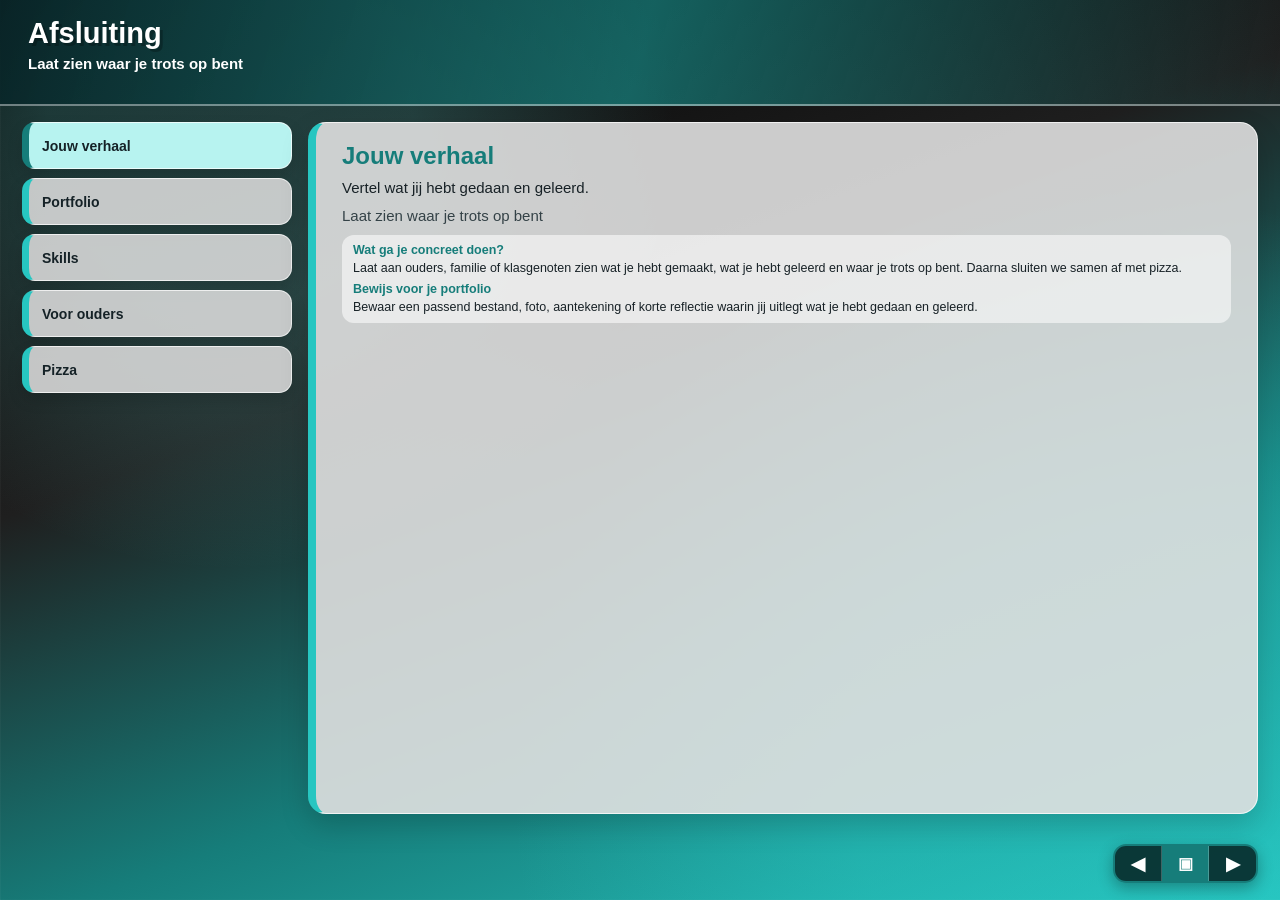
<file: afsluiting.html>
<!DOCTYPE html>
<html lang="nl">
<head>
  <meta charset="UTF-8" />
  <meta name="viewport" content="width=device-width, initial-scale=1.0" />
  <title>Ouderavond afsluiting</title>

  <style>
    * { box-sizing: border-box; }

    body {
      margin: 0;
      min-height: 100vh;
      display: flex;
      justify-content: center;
      align-items: center;
      background: #111827;
      font-family: Arial, Helvetica, sans-serif;
    }

    .pagina {
      width: 1000px;
      height: 500px;
      padding: 24px 34px;
      border-radius: 20px;
      overflow: hidden;
      color: white;
      background:
        radial-gradient(circle at 12% 16%, rgba(251,191,36,0.30), transparent 28%),
        radial-gradient(circle at 86% 18%, rgba(236,72,153,0.30), transparent 30%),
        radial-gradient(circle at 84% 86%, rgba(34,211,238,0.22), transparent 28%),
        linear-gradient(135deg, #0f172a 0%, #7c2d12 48%, #7e22ce 100%);
      box-shadow: 0 24px 55px rgba(0,0,0,0.45);
      position: relative;
    }

    .decoratie {
      position: absolute;
      color: rgba(255,255,255,0.07);
      font-weight: 900;
      pointer-events: none;
      user-select: none;
    }

    .decoratie.een {
      right: 35px;
      top: 15px;
      font-size: 58px;
    }

    .decoratie.twee {
      left: 40px;
      bottom: 10px;
      font-size: 22px;
      letter-spacing: 4px;
    }

    .layout {
      position: relative;
      z-index: 2;
      height: 100%;
      display: grid;
      grid-template-rows: 110px 258px 72px;
      gap: 12px;
    }

    .header {
      display: grid;
      grid-template-columns: 1fr 235px;
      gap: 18px;
      min-height: 0;
    }

    .label {
      display: inline-block;
      padding: 6px 13px;
      border-radius: 999px;
      background: #facc15;
      color: #111827;
      font-size: 13px;
      font-weight: 900;
      margin-bottom: 7px;
      box-shadow: 3px 3px 0 rgba(0,0,0,0.22);
    }

    h1 {
      margin: 0;
      font-size: 38px;
      line-height: 1;
      text-shadow: 3px 3px 0 rgba(0,0,0,0.24);
    }

    .subtitel {
      margin: 7px 0 0;
      max-width: 620px;
      font-size: 15px;
      line-height: 1.25;
      color: #fee2e2;
      font-weight: 800;
    }

    .infovak {
      height: 110px;
      padding: 14px;
      border-radius: 18px;
      background: rgba(255,255,255,0.96);
      color: #111827;
      box-shadow: 7px 7px 0 rgba(0,0,0,0.22);
      overflow: hidden;
    }

    .infovak h2 {
      margin: 0 0 5px;
      font-size: 20px;
      color: #c2410c;
    }

    .infovak p {
      margin: 0;
      font-size: 13px;
      line-height: 1.25;
      font-weight: 800;
    }

    .midden {
      display: grid;
      grid-template-columns: 305px 1fr;
      gap: 16px;
      min-height: 0;
    }

    .intro,
    .venster {
      height: 258px;
      border-radius: 22px;
      overflow: hidden;
      box-shadow: 8px 8px 0 rgba(0,0,0,0.22);
    }

    .intro {
      padding: 18px;
      background: rgba(255,255,255,0.96);
      color: #111827;
    }

    .intro h2 {
      margin: 0 0 8px;
      font-size: 23px;
      color: #c2410c;
    }

    .intro p {
      margin: 0 0 9px;
      font-size: 14px;
      line-height: 1.27;
      font-weight: 700;
    }

    .highlight {
      margin-top: 8px;
      padding: 9px 10px;
      border-radius: 14px;
      background: #ffedd5;
      color: #7c2d12;
      font-size: 13px;
      line-height: 1.22;
      font-weight: 900;
    }

    .venster {
      padding: 18px;
      background: rgba(15,23,42,0.93);
      border: 1px solid rgba(255,255,255,0.18);
    }

    .venster-label {
      display: inline-block;
      padding: 6px 12px;
      border-radius: 999px;
      background: #facc15;
      color: #111827;
      font-size: 12px;
      font-weight: 900;
      margin-bottom: 8px;
    }

    .venster h2 {
      margin: 0 0 8px;
      font-size: 27px;
      line-height: 1.05;
      color: white;
    }

    .venster p {
      margin: 0;
      height: 78px;
      font-size: 15px;
      line-height: 1.3;
      font-weight: 700;
      color: #e2e8f0;
      overflow: hidden;
    }

    .planning {
      margin-top: 12px;
      display: grid;
      grid-template-columns: repeat(3, 1fr);
      gap: 8px;
      height: 74px;
      overflow: hidden;
    }

    .stap {
      padding: 9px;
      border-radius: 14px;
      background: rgba(255,255,255,0.12);
      border: 1px solid rgba(255,255,255,0.12);
      color: #fde68a;
      font-size: 12px;
      line-height: 1.2;
      font-weight: 900;
      text-align: center;
    }

    .onder {
      display: grid;
      grid-template-columns: 1fr 165px;
      gap: 14px;
      min-height: 0;
    }

    .tabs {
      height: 72px;
      display: flex;
      flex-wrap: wrap;
      gap: 7px;
      align-content: flex-start;
      overflow: hidden;
    }

    .tab {
      height: 30px;
      padding: 0 10px;
      border: none;
      border-radius: 999px;
      cursor: pointer;
      font-size: 12px;
      font-weight: 900;
      color: white;
      background: rgba(255,255,255,0.17);
      border: 1px solid rgba(255,255,255,0.18);
      white-space: nowrap;
    }

    .tab.actief {
      background: #facc15;
      color: #111827;
      border-color: #facc15;
    }

    .cta {
      height: 62px;
      display: flex;
      align-items: center;
      justify-content: center;
      text-align: center;
      border-radius: 22px;
      background: linear-gradient(135deg, #f97316, #facc15);
      color: #111827;
      font-size: 20px;
      font-weight: 900;
      box-shadow: 6px 6px 0 rgba(0,0,0,0.25);
      overflow: hidden;
    }
  </style>
  <link rel="stylesheet" href="future-preload.css">
</head>

<body>
  <main class="pagina">
    <div class="decoratie een">🍕</div>
    <div class="decoratie twee">PIZZA • PORTFOLIO • PRESENTEER</div>

    <div class="layout">
      <section class="header">
        <div>
          <div class="label">Afsluiting cursus • Ouderavond</div>
          <h1>Laat zien wat jij hebt gedaan</h1>
          <p class="subtitel">
            Op de derde donderdagavond presenteer jij jouw werk aan ouders, verzorgers en belangstellenden.
          </p>
        </div>

        <div class="infovak">
          <h2>Eerst pizza!</h2>
          <p>We starten samen met pizza. Daarna laat jij kort zien wat je hebt geleerd en gemaakt.</p>
        </div>
      </section>

      <section class="midden">
        <article class="intro">
          <h2>Wat is de bedoeling?</h2>
          <p>
            Jij vertelt kort over jouw opdrachten, skills, projecten en portfolio.
          </p>
          <p>
            Het hoeft niet perfect. Het gaat erom dat je laat zien waar je aan hebt gewerkt.
          </p>
          <p>
            Ouders krijgen zo een goed beeld van jouw start in ICT.
          </p>
          <div class="highlight">
            Dit is jouw moment om trots te laten zien wat je kunt.
          </div>
        </article>

        <article class="venster">
          <div class="venster-label">Klik op een onderdeel</div>
          <h2 id="titel">Jouw verhaal</h2>
          <p id="tekst">
            Vertel wie je bent, waarom je ICT hebt gekozen en wat je tot nu toe hebt ontdekt.
          </p>

          <div class="planning">
            <div class="stap">1. Pizza eten</div>
            <div class="stap">2. Werk laten zien</div>
            <div class="stap">3. Trots afsluiten</div>
          </div>
        </article>
      </section>

      <section class="onder">
        <div class="tabs">
          <button class="tab actief" onclick="toonInfo('verhaal', this)">Jouw verhaal</button>
          <button class="tab" onclick="toonInfo('portfolio', this)">Portfolio</button>
          <button class="tab" onclick="toonInfo('skills', this)">Skills</button>
          <button class="tab" onclick="toonInfo('ouders', this)">Voor ouders</button>
          <button class="tab" onclick="toonInfo('pizza', this)">Pizza</button>
          <button class="tab" onclick="toonInfo('afsluiting', this)">Afsluiting</button>
        </div>

        <div class="cta">Jij presenteert!</div>
      </section>
    </div>
  </main>

  <script>
    const info = {
      verhaal: {
        titel: "Jouw verhaal",
        tekst: "Vertel wie je bent, waarom je ICT hebt gekozen en wat je tot nu toe hebt ontdekt."
      },
      portfolio: {
        titel: "Portfolio",
        tekst: "Laat een paar voorbeelden zien van opdrachten of projecten waar je trots op bent."
      },
      skills: {
        titel: "Skills",
        tekst: "Vertel welke vaardigheden je hebt geoefend, zoals samenwerken, plannen en problemen oplossen."
      },
      ouders: {
        titel: "Voor ouders",
        tekst: "Ouders zien wat jij doet op school en hoe jij groeit binnen de ICT-opleiding."
      },
      pizza: {
        titel: "Samen pizza eten",
        tekst: "We beginnen ontspannen en gezellig met pizza voordat de presentaties starten."
      },
      afsluiting: {
        titel: "Mooie afsluiting",
        tekst: "De ouderavond sluit de cursus af. Jij laat zien wat je geleerd en gemaakt hebt."
      }
    };

    function toonInfo(sleutel, knop) {
      document.getElementById("titel").textContent = info[sleutel].titel;
      document.getElementById("tekst").textContent = info[sleutel].tekst;

      document.querySelectorAll(".tab").forEach(button => button.classList.remove("actief"));
      knop.classList.add("actief");
    }
  </script>
<script src="route-nav.js"></script>
</body>
</html>
</file>
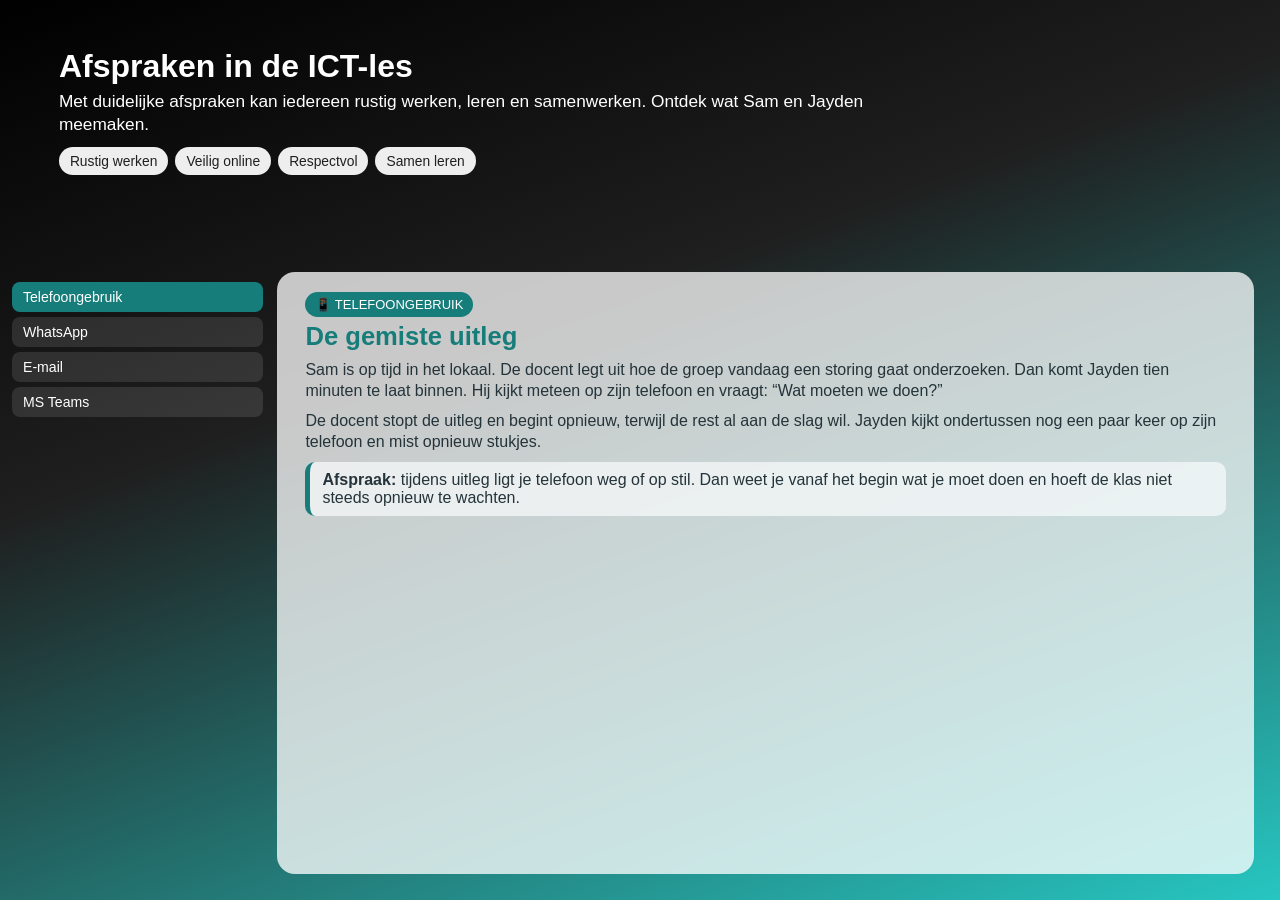
<file: afspraken.html>
<!DOCTYPE html>
<html lang="nl">
<head>
  <meta charset="UTF-8">
  <meta name="viewport" content="width=device-width, initial-scale=1.0">
  <title>Afspraken | Your future in ICT</title>
  <link rel="stylesheet" href="style.css">
</head>
<body data-page="afspraken">
  <main class="tab-wrapper">
    <header class="banner">
      <h1>Afspraken in de ICT-les</h1>
      <p>Met duidelijke afspraken kan iedereen rustig werken, leren en samenwerken. Ontdek wat Sam en Jayden meemaken.</p>
      <div class="chips">
        <span>Rustig werken</span>
        <span>Veilig online</span>
        <span>Respectvol</span>
        <span>Samen leren</span>
      </div>
    </header>

    <section class="tab-page">
      <nav class="tab-menu" aria-label="Afspraken">
        <button class="tab-button active" type="button" data-tab="telefoon">Telefoongebruik</button>
        <button class="tab-button" type="button" data-tab="whatsapp">WhatsApp</button>
        <button class="tab-button" type="button" data-tab="email">E-mail</button>
        <button class="tab-button" type="button" data-tab="teams">MS Teams</button>
      </nav>

      <section class="tab-content-area">
        <article class="tab-content active" id="telefoon">
          <span class="badge">📱 TELEFOONGEBRUIK</span>
          <h2>De gemiste uitleg</h2>
          <p>Sam is op tijd in het lokaal. De docent legt uit hoe de groep vandaag een storing gaat onderzoeken. Dan komt Jayden tien minuten te laat binnen. Hij kijkt meteen op zijn telefoon en vraagt: “Wat moeten we doen?”</p>
          <p>De docent stopt de uitleg en begint opnieuw, terwijl de rest al aan de slag wil. Jayden kijkt ondertussen nog een paar keer op zijn telefoon en mist opnieuw stukjes.</p>
          <div class="note"><strong>Afspraak:</strong> tijdens uitleg ligt je telefoon weg of op stil. Dan weet je vanaf het begin wat je moet doen en hoeft de klas niet steeds opnieuw te wachten.</div>
        </article>

        <article class="tab-content" id="whatsapp">
          <span class="badge">💬 WHATSAPP</span>
          <h2>Te veel berichten</h2>
          <p>Jayden weet nog niet waar hij moet beginnen. In plaats van Teams te openen, stuurt hij in een WhatsApp-groep: “Wat moesten we doen?” Meteen komen er grapjes, foto’s en losse reacties binnen.</p>
          <p>Sam hoort steeds meldingen en raakt ook afgeleid. Uiteindelijk weet Jayden nog steeds niet welke stap hij moet doen. De docent legt uit dat de opdracht gewoon in Teams staat.</p>
          <div class="note"><strong>Afspraak:</strong> WhatsApp gebruiken we niet tijdens uitleg en werktijd. Heb je hulp nodig? Vraag het rustig aan de docent of aan een klasgenoot naast je.</div>
        </article>

        <article class="tab-content" id="email">
          <span class="badge">✉️ E-MAIL</span>
          <h2>Een vraag die duidelijk is</h2>
          <p>Thuis komt Sam vast te zitten bij de opdracht. Eerst wil Sam snel mailen: “Ik snap het niet, help.” Dan denkt Sam aan de les: de docent moet wel weten wie je bent, over welke opdracht het gaat en waar je vastloopt.</p>
          <p>Sam schrijft een duidelijke onderwerpregel, begint netjes en legt kort uit bij welke stap hulp nodig is. De volgende ochtend krijgt Sam een antwoord waar echt iets mee gedaan kan worden.</p>
          <div class="note"><strong>Afspraak:</strong> gebruik een onderwerp, een nette aanhef en beleefde taal. Controleer je bericht en open nooit zomaar verdachte links of bijlagen.</div>
        </article>

        <article class="tab-content" id="teams">
          <span class="badge">👥 MS TEAMS</span>
          <h2>Alles terugvinden</h2>
          <p>De volgende les is Jayden op tijd. Hij opent MS Teams en vindt daar de uitleg van gisteren, de opdracht en de bestanden. “Had ik dit gisteren maar meteen bekeken,” zegt hij tegen Sam.</p>
          <p>Sam helpt Jayden het juiste bestand te openen. Nu kan Jayden gewoon aansluiten en hoeft de docent niet alles opnieuw uit te leggen.</p>
          <div class="note"><strong>Afspraak:</strong> plaats schoolzaken in het juiste kanaal, reageer netjes en houd Teams overzichtelijk. Zo kan iedereen informatie snel terugvinden.</div>
        </article>
      </section>
    </section>
  </main>

  <script>
    const buttons = document.querySelectorAll('.tab-button');
    const panels = document.querySelectorAll('.tab-content');
    buttons.forEach(button => button.addEventListener('click', () => {
      buttons.forEach(item => item.classList.toggle('active', item === button));
      panels.forEach(panel => panel.classList.toggle('active', panel.id === button.dataset.tab));
    }));
  </script>
</body>
</html>
</file>
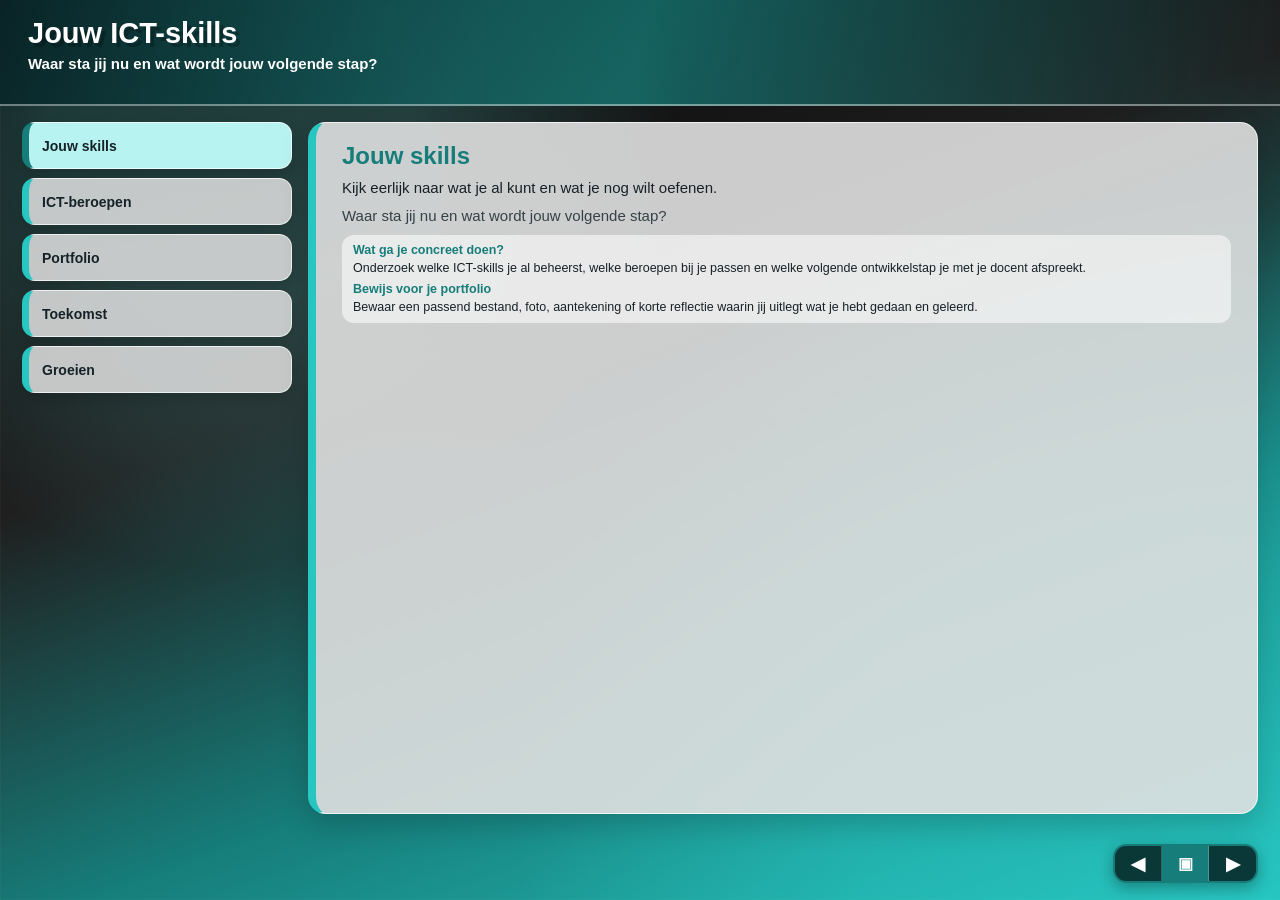
<file: bp.html>
<!DOCTYPE html>
<html lang="nl">
<head>
  <meta charset="UTF-8" />
  <meta name="viewport" content="width=device-width, initial-scale=1.0" />
  <title>Your future in ICT</title>

  <style>
    * {
      box-sizing: border-box;
    }

    body {
      margin: 0;
      min-height: 100vh;
      display: flex;
      justify-content: center;
      align-items: center;
      background: #111827;
      font-family: Arial, Helvetica, sans-serif;
    }

    .pagina {
      width: 1000px;
      height: 500px;
      padding: 26px 34px;
      border-radius: 20px;
      overflow: hidden;
      color: white;
      background:
        radial-gradient(circle at 14% 16%, rgba(34,211,238,0.32), transparent 28%),
        radial-gradient(circle at 86% 18%, rgba(168,85,247,0.34), transparent 30%),
        radial-gradient(circle at 84% 86%, rgba(34,197,94,0.25), transparent 28%),
        linear-gradient(135deg, #0f172a 0%, #1e1b4b 42%, #0f766e 100%);
      box-shadow: 0 24px 55px rgba(0,0,0,0.45);
      position: relative;
    }

    .decoratie {
      position: absolute;
      color: rgba(255,255,255,0.08);
      font-weight: 900;
      pointer-events: none;
      user-select: none;
    }

    .decoratie.een {
      right: 34px;
      top: 18px;
      font-size: 66px;
    }

    .decoratie.twee {
      left: 40px;
      bottom: 12px;
      font-size: 24px;
      letter-spacing: 4px;
    }

    .layout {
      position: relative;
      z-index: 2;
      width: 100%;
      height: 100%;
      display: grid;
      grid-template-rows: 120px 248px 70px;
      gap: 12px;
    }

    .header {
      display: grid;
      grid-template-columns: 1fr 245px;
      gap: 18px;
      min-height: 0;
    }

    .titelvak,
    .infovak,
    .intro,
    .venster,
    .knoppen,
    .cta {
      overflow: hidden;
    }

    .label {
      display: inline-block;
      padding: 7px 14px;
      border-radius: 999px;
      background: #facc15;
      color: #111827;
      font-size: 14px;
      font-weight: 900;
      margin-bottom: 8px;
      box-shadow: 4px 4px 0 rgba(0,0,0,0.22);
    }

    h1 {
      margin: 0;
      font-size: 44px;
      line-height: 1;
      text-shadow: 4px 4px 0 rgba(0,0,0,0.24);
    }

    .subtitel {
      margin: 8px 0 0;
      max-width: 630px;
      font-size: 16px;
      line-height: 1.3;
      color: #e0f2fe;
      font-weight: 800;
    }

    .infovak {
      height: 120px;
      padding: 15px;
      border-radius: 19px;
      background: rgba(255,255,255,0.95);
      color: #111827;
      box-shadow: 7px 7px 0 rgba(0,0,0,0.22);
    }

    .infovak h2 {
      margin: 0 0 6px;
      font-size: 22px;
      color: #0f766e;
    }

    .infovak p {
      margin: 0;
      font-size: 14px;
      line-height: 1.28;
      font-weight: 800;
    }

    .midden {
      display: grid;
      grid-template-columns: 310px 1fr;
      gap: 16px;
      min-height: 0;
    }

    .intro {
      height: 248px;
      padding: 19px;
      border-radius: 22px;
      background: rgba(255,255,255,0.96);
      color: #111827;
      box-shadow: 8px 8px 0 rgba(0,0,0,0.22);
    }

    .intro h2 {
      margin: 0 0 9px;
      font-size: 25px;
      color: #0f766e;
    }

    .intro p {
      margin: 0 0 10px;
      font-size: 14.5px;
      line-height: 1.32;
      font-weight: 700;
    }

    .highlight {
      margin-top: 8px;
      padding: 9px 10px;
      border-radius: 14px;
      background: #dbeafe;
      color: #1e3a8a;
      font-size: 13px;
      line-height: 1.25;
      font-weight: 900;
    }

    .venster {
      height: 248px;
      padding: 19px;
      border-radius: 22px;
      background: rgba(15,23,42,0.92);
      border: 1px solid rgba(255,255,255,0.18);
      box-shadow: 8px 8px 0 rgba(0,0,0,0.22);
    }

    .venster-label {
      display: inline-block;
      padding: 6px 12px;
      border-radius: 999px;
      background: #22c55e;
      color: #052e16;
      font-size: 12px;
      font-weight: 900;
      margin-bottom: 9px;
    }

    .venster h2 {
      margin: 0 0 8px;
      font-size: 29px;
      line-height: 1.05;
      color: #ffffff;
    }

    .venster p {
      margin: 0;
      height: 85px;
      font-size: 15.5px;
      line-height: 1.34;
      font-weight: 700;
      color: #e2e8f0;
      overflow: hidden;
    }

    .tags {
      margin-top: 13px;
      display: flex;
      flex-wrap: wrap;
      gap: 7px;
      max-height: 66px;
      overflow: hidden;
    }

    .tag {
      padding: 6px 10px;
      border-radius: 999px;
      background: rgba(255,255,255,0.13);
      color: #d1fae5;
      font-size: 12px;
      font-weight: 800;
      border: 1px solid rgba(255,255,255,0.10);
      white-space: nowrap;
    }

    .onder {
      display: grid;
      grid-template-columns: 1fr 170px;
      gap: 14px;
      min-height: 0;
    }

    .knoppen {
      height: 70px;
      display: flex;
      flex-wrap: wrap;
      gap: 8px;
      align-content: flex-start;
    }

    .tab {
      height: 31px;
      padding: 0 12px;
      border: none;
      border-radius: 999px;
      cursor: pointer;
      font-size: 12.5px;
      font-weight: 900;
      color: #ffffff;
      background: rgba(255,255,255,0.17);
      border: 1px solid rgba(255,255,255,0.18);
      white-space: nowrap;
    }

    .tab.actief {
      background: #facc15;
      color: #111827;
      border-color: #facc15;
    }

    .cta {
      height: 62px;
      display: flex;
      align-items: center;
      justify-content: center;
      text-align: center;
      border-radius: 22px;
      background: linear-gradient(135deg, #22c55e, #a3e635);
      color: #052e16;
      font-size: 21px;
      font-weight: 900;
      box-shadow: 6px 6px 0 rgba(0,0,0,0.25);
    }
  </style>
  <link rel="stylesheet" href="future-preload.css">
</head>

<body>
  <main class="pagina">
    <div class="decoratie een">&lt;/&gt;</div>
    <div class="decoratie twee">SKILLS • PORTFOLIO • TOEKOMST</div>

    <div class="layout">
      <section class="header">
        <div class="titelvak">
          <div class="label">Beroepsproject • ICT</div>
          <h1>Your future in ICT</h1>
          <p class="subtitel">
            Ontdek welke ICT-richting bij jou past en bouw vanaf het begin aan jouw eigen portfolio.
          </p>
        </div>

        <div class="infovak">
          <h2>Verken je toekomst</h2>
          <p>Je onderzoekt wat werken in de ICT betekent en welke skills jij al hebt of nog gaat ontwikkelen.</p>
        </div>
      </section>

      <section class="midden">
        <article class="intro">
          <h2>Waar gaat dit project over?</h2>
          <p>
            Je bent net gestart met ICT. In dit project ontdek je wat een ICT’er doet,
            welke beroepen er zijn en wat bij jou past.
          </p>
          <p>
            Je gaat aan de slag met opdrachten, skills en voorbeelden uit de echte ICT-wereld.
          </p>
          <div class="highlight">
            Alles wat je maakt, kun je gebruiken voor je portfolio, stage en toekomst.
          </div>
        </article>

        <article class="venster">
          <div class="venster-label">Klik op een onderdeel</div>
          <h2 id="titel">Jouw ICT-skills</h2>
          <p id="tekst">
            Wat kun jij al goed? Denk aan logisch nadenken, samenwerken, problemen oplossen, netjes werken en nieuwsgierig blijven.
          </p>
          <div class="tags" id="tags">
            <span class="tag">onderzoeken</span>
            <span class="tag">skills</span>
            <span class="tag">zelfkennis</span>
          </div>
        </article>
      </section>

      <section class="onder">
        <div class="knoppen">
          <button class="tab actief" onclick="toonInfo('skills', this)">Jouw skills</button>
          <button class="tab" onclick="toonInfo('beroepen', this)">ICT-beroepen</button>
          <button class="tab" onclick="toonInfo('portfolio', this)">Portfolio</button>
          <button class="tab" onclick="toonInfo('toekomst', this)">Toekomst</button>
          <button class="tab" onclick="toonInfo('samenwerken', this)">Samenwerken</button>
          <button class="tab" onclick="toonInfo('groeien', this)">Groeien</button>
        </div>

        <div class="cta"><a href="https://www.stichtingpraktijkleren.nl/ict/kd2024/your-future-in-it/" target="_blank" rel="noopener noreferrer">Start jouw route!</a>
</div>
      </section>
    </div>
  </main>

  <script>
    const info = {
      skills: {
        titel: "Jouw ICT-skills",
        tekst: "Wat kun jij al goed? Denk aan logisch nadenken, samenwerken, problemen oplossen, netjes werken en nieuwsgierig blijven.",
        tags: ["onderzoeken", "skills", "zelfkennis"]
      },
      beroepen: {
        titel: "ICT-beroepen",
        tekst: "Je ontdekt welke banen er zijn in de ICT, zoals software developer, supportmedewerker, netwerkbeheerder of cybersecurity-specialist.",
        tags: ["beroepen", "keuzes", "oriëntatie"]
      },
      portfolio: {
        titel: "Jouw portfolio",
        tekst: "Je verzamelt opdrachten, bewijzen en reflecties. Zo laat je zien wat je leert en waar je trots op bent.",
        tags: ["bewijzen", "reflectie", "groei"]
      },
      toekomst: {
        titel: "Jouw toekomst",
        tekst: "Je onderzoekt welke richting in ICT bij jou past. Niet alles hoeft nu duidelijk te zijn: je gaat het stap voor stap ontdekken.",
        tags: ["richting", "keuzes", "toekomst"]
      },
      samenwerken: {
        titel: "Samenwerken",
        tekst: "In ICT werk je vaak met anderen. Je leert uitleggen, luisteren, feedback geven en samen slimme oplossingen bedenken.",
        tags: ["teamwork", "feedback", "communicatie"]
      },
      groeien: {
        titel: "Groeien als ICT’er",
        tekst: "Je hoeft nog niet alles te kunnen. Belangrijk is dat je blijft proberen, vragen stelt en leert van fouten.",
        tags: ["doorzetten", "leren", "ontwikkelen"]
      }
    };

    function toonInfo(sleutel, knop) {
      document.getElementById("titel").textContent = info[sleutel].titel;
      document.getElementById("tekst").textContent = info[sleutel].tekst;

      const tagsContainer = document.getElementById("tags");
      tagsContainer.innerHTML = "";
      info[sleutel].tags.forEach(tag => {
        const span = document.createElement("span");
        span.className = "tag";
        span.textContent = tag;
        tagsContainer.appendChild(span);
      });

      document.querySelectorAll(".tab").forEach(button => button.classList.remove("actief"));
      knop.classList.add("actief");
    }
  </script>
<script src="route-nav.js"></script>
</body>
</html>
</file>
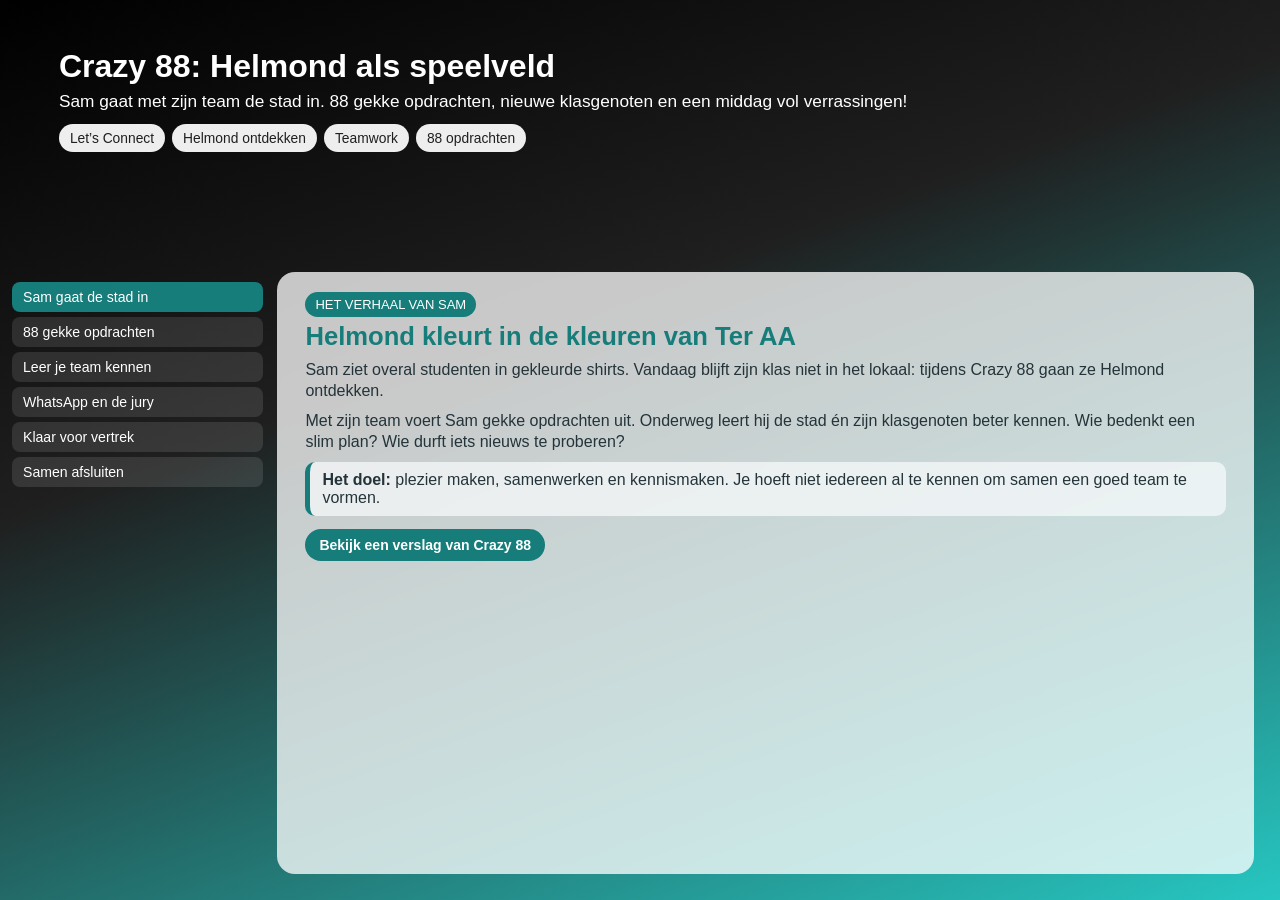
<file: crazy88.html>
<!DOCTYPE html>
<html lang="nl">
<head>
  <meta charset="UTF-8">
  <meta name="viewport" content="width=device-width, initial-scale=1.0">
  <title>Crazy 88 | Your future in ICT</title>
  <link rel="stylesheet" href="style.css">
  <style>
    /* Dezelfde plaatsing als de andere pagina's: 20px lager. */
    body[data-page="crazy88"] .banner { height: calc(28% + 20px); }
    body[data-page="crazy88"] .tab-page { height: calc(72% - 20px); }
  </style>
</head>
<body data-page="crazy88">
  <main class="tab-wrapper">
    <header class="banner">
      <h1>Crazy 88: Helmond als speelveld</h1>
      <p>Sam gaat met zijn team de stad in. 88 gekke opdrachten, nieuwe klasgenoten en een middag vol verrassingen!</p>
      <div class="chips">
        <span>Let’s Connect</span><span>Helmond ontdekken</span><span>Teamwork</span><span>88 opdrachten</span>
      </div>
    </header>
    <section class="tab-page">
      <nav class="tab-menu" aria-label="Crazy 88 onderdelen">
        <button class="tab-button active" type="button" data-tab="start">Sam gaat de stad in</button>
        <button class="tab-button" type="button" data-tab="opdrachten">88 gekke opdrachten</button>
        <button class="tab-button" type="button" data-tab="team">Leer je team kennen</button>
        <button class="tab-button" type="button" data-tab="jury">WhatsApp en de jury</button>
        <button class="tab-button" type="button" data-tab="voorbereiden">Klaar voor vertrek</button>
        <button class="tab-button" type="button" data-tab="afsluiting">Samen afsluiten</button>
      </nav>
      <section class="tab-content-area">
        <article class="tab-content active" id="start">
          <span class="badge">HET VERHAAL VAN SAM</span>
          <h2>Helmond kleurt in de kleuren van Ter AA</h2>
          <p>Sam ziet overal studenten in gekleurde shirts. Vandaag blijft zijn klas niet in het lokaal: tijdens Crazy 88 gaan ze Helmond ontdekken.</p>
          <p>Met zijn team voert Sam gekke opdrachten uit. Onderweg leert hij de stad én zijn klasgenoten beter kennen. Wie bedenkt een slim plan? Wie durft iets nieuws te proberen?</p>
          <div class="note"><strong>Het doel:</strong> plezier maken, samenwerken en kennismaken. Je hoeft niet iedereen al te kennen om samen een goed team te vormen.</div>
          <a class="resource-link" href="https://ditishelmond.nl/crazy-88-met-ter-aa-950-studenten-overspoelen-centrum-van-helmond/" target="_blank" rel="noopener">Bekijk een verslag van Crazy 88</a>
        </article>
        <article class="tab-content" id="opdrachten">
          <span class="badge">DE UITDAGING</span>
          <h2>88 opdrachten… waar beginnen we?</h2>
          <p>Sam bekijkt de opdrachtenlijst. “Dat zijn er veel!” zegt hij. Zijn team leest eerst rustig en kiest samen waarmee het begint.</p>
          <p>Jullie proberen zoveel mogelijk opdrachten uit te voeren. Daarvoor heb je creativiteit, lef en overleg nodig. De echte opdrachten en spelregels krijg je van de organisatie.</p>
          <p>Sam merkt dat eerst lezen tijd scheelt: je wilt niet achteraf ontdekken dat je een belangrijk stukje van de opdracht hebt gemist.</p>
          <div class="note"><strong>Jouw aanpak:</strong> lees, overleg, voer uit en controleer wat je bij de jury moet aanleveren. Houd de beschikbare tijd in de gaten.</div>
        </article>
        <article class="tab-content" id="team">
          <span class="badge">SAMEN KOM JE VERDER</span>
          <h2>Iedereen heeft iets te bieden</h2>
          <p>Jayden wil meteen vertrekken. Sam stelt voor de taken te verdelen: iemand leest de opdracht, iemand houdt de route en tijd bij en iemand verzorgt het jurycontact.</p>
          <p>Bij de volgende opdracht wisselen ze. Zo krijgt iedereen een rol. Sam ontdekt dat een stille klasgenoot juist verrassend goede ideeën heeft.</p>
          <div class="note"><strong>Teamafspraak:</strong> blijf bij elkaar, luister naar iedereen en moedig elkaar aan. Kies een aanpak waar je team achter staat.</div>
          <p><strong>Ook in ICT:</strong> afspraken maken, duidelijk communiceren en elkaar helpen komen later bij projecten opnieuw van pas.</p>
        </article>
        <article class="tab-content" id="jury">
          <span class="badge">CONTACT HOUDEN</span>
          <h2>Sam stuurt een duidelijk bericht</h2>
          <p>Het team communiceert via <strong>WhatsApp</strong> met de jury. Sam controleert bij de uitleg welk nummer of welke groep ze moeten gebruiken.</p>
          <p>Hij vermeldt de teamnaam en het opdrachtnummer. Vraagt de opdracht om een foto of filmpje? Dan stuurt hij dat volgens de aanwijzingen mee.</p>
          <p>Daarna houdt Sam de reacties van de jury in de gaten. Hij stuurt geen losse grappen tussendoor, zodat het contact overzichtelijk blijft.</p>
          <div class="note"><strong>Jouw bericht:</strong> welk team, welke opdracht en het gevraagde bewijs. Vraag toestemming voordat je anderen herkenbaar fotografeert of filmt.</div>
        </article>
        <article class="tab-content" id="voorbereiden">
          <span class="badge">VOOR JE OP PAD GAAT</span>
          <h2>Sam checkt zijn spullen</h2>
          <p>Sam wil niet halverwege ontdekken dat zijn telefoon leeg is. Voor vertrek controleert hij wat hij nodig heeft.</p>
          <ul>
            <li>Lees het schoolbericht over tijd, verzamelplek en benodigdheden.</li>
            <li>Laad je telefoon op en controleer of WhatsApp werkt.</li>
            <li>Draag schoenen waarmee je prettig kunt lopen.</li>
            <li>Luister naar de uitleg en spreek af wie het jurycontact verzorgt.</li>
          </ul>
          <div class="note"><strong>In de stad:</strong> houd rekening met verkeer, bewoners en winkels. Doe opdrachten veilig en respecteer het als iemand niet wil meedoen.</div>
        </article>
        <article class="tab-content" id="afsluiting">
          <span class="badge">EEN MIDDAG OM OP TERUG TE KIJKEN</span>
          <h2>Van onbekenden naar teamgenoten</h2>
          <p>Na de opdrachten komt Sams team weer samen op de afgesproken plek. Ze hebben nieuwe plekken gezien en vooral veel gelachen.</p>
          <p>Er is een ijsje en drinken. Na afloop sluiten jullie af met <strong>frites en een snack</strong>. Sam en Jayden bespreken welke opdracht het grappigst was en wie hen verraste.</p>
          <p>Sam kent Helmond nu beter. Maar minstens zo belangrijk: hij weet met wie hij straks in de klas kan samenwerken.</p>
          <div class="note"><strong>Jouw terugblik:</strong> welke plek ontdekte je, wat deed jij voor je team en wat leerde je over een klasgenoot?</div>
        </article>
      </section>
    </section>
  </main>
  <script>
    const buttons = document.querySelectorAll('.tab-button');
    const panels = document.querySelectorAll('.tab-content');
    buttons.forEach(button => button.addEventListener('click', () => {
      buttons.forEach(item => item.classList.toggle('active', item === button));
      panels.forEach(panel => panel.classList.toggle('active', panel.id === button.dataset.tab));
    }));
  </script>
</body>
</html>
</file>
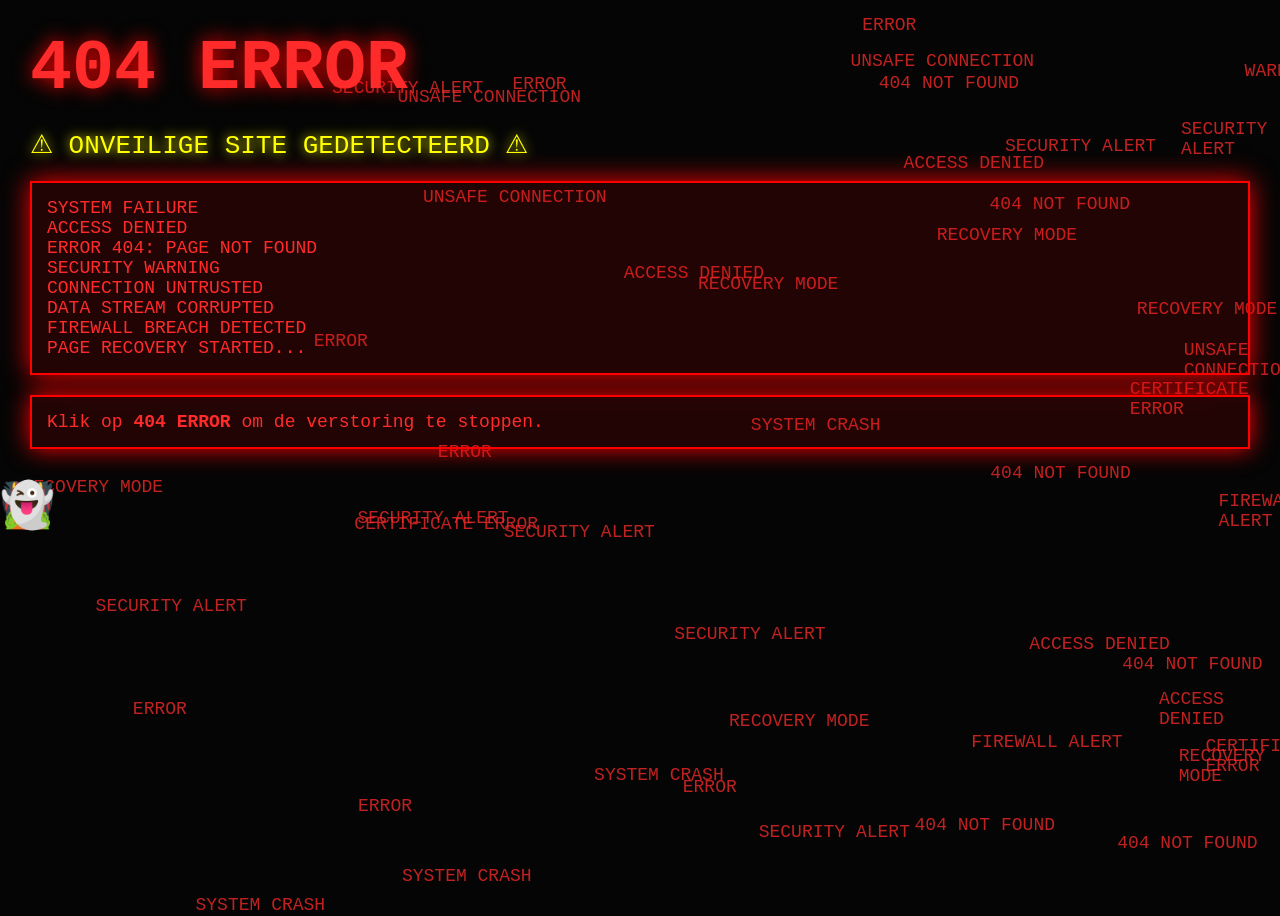
<file: doorstart.html>
<!DOCTYPE html>
<html lang="nl">
<head>
  <meta charset="UTF-8">
  <title>404 - Systeemfout</title>

  <style>
    body {
      margin: 0;
      background: #050505;
      color: #ff2b2b;
      font-family: Consolas, monospace;
      overflow: hidden;
      animation: flikker 0.15s infinite;
    }

    body.stil {
      animation: none;
      background: #111;
    }

    @keyframes flikker {
      0% { background: #050505; }
      50% { background: #220000; }
      100% { background: #050505; }
    }

    .container {
      padding: 30px;
      position: relative;
      z-index: 2;
    }

    h1 {
      font-size: 70px;
      margin: 0;
      text-shadow: 0 0 20px red;
      cursor: pointer;
    }

    .warning {
      font-size: 26px;
      color: yellow;
      margin-top: 20px;
      text-shadow: 0 0 12px yellow;
    }

    .box {
      border: 2px solid red;
      padding: 15px;
      margin-top: 20px;
      background: rgba(255, 0, 0, 0.12);
      box-shadow: 0 0 25px red;
      font-size: 18px;
    }

    .glitch {
      position: absolute;
      font-size: 18px;
      opacity: 0.75;
      pointer-events: none;
      animation: beweeg 1s infinite linear;
      z-index: 1;
    }

    body.stil .glitch {
      animation-play-state: paused;
    }

    @keyframes beweeg {
      from { transform: translateY(100vh); }
      to { transform: translateY(-120vh); }
    }

    .monster {
      position: absolute;
      font-size: 44px;
      z-index: 3;
      animation: kriskras 3s linear infinite alternate;
    }

    @keyframes kriskras {
      0%   { left: 0vw; top: 70vh; transform: rotate(0deg); }
      20%  { left: 35vw; top: 15vh; transform: rotate(30deg); }
      40%  { left: 80vw; top: 60vh; transform: rotate(-25deg); }
      60%  { left: 20vw; top: 85vh; transform: rotate(45deg); }
      80%  { left: 90vw; top: 25vh; transform: rotate(-45deg); }
      100% { left: 10vw; top: 10vh; transform: rotate(0deg); }
    }

    .monster:nth-of-type(2) {
      animation-duration: 4s;
      animation-delay: .5s;
    }

    .monster:nth-of-type(3) {
      animation-duration: 5s;
      animation-delay: 1s;
    }

    .monster:nth-of-type(4) {
      animation-duration: 3.5s;
      animation-delay: 1.5s;
    }
  </style>
</head>

<body>

  <div class="container">
    <h1 id="errorTitel">404 ERROR</h1>

    <div class="warning">
      ⚠ ONVEILIGE SITE GEDETECTEERD ⚠
    </div>

    <div class="box">
      SYSTEM FAILURE<br>
      ACCESS DENIED<br>
      ERROR 404: PAGE NOT FOUND<br>
      SECURITY WARNING<br>
      CONNECTION UNTRUSTED<br>
      DATA STREAM CORRUPTED<br>
      FIREWALL BREACH DETECTED<br>
      PAGE RECOVERY STARTED...
    </div>

    <div class="box">
      Klik op <b>404 ERROR</b> om de verstoring te stoppen.
    </div>
  </div>

  <div class="monster">👾</div>
  <div class="monster">👹</div>
  <div class="monster">🧟</div>
  <div class="monster">👻</div>

  <script>
    const doelPagina = "https://teraa-canvas.instructure.com/courses/1250/pages/welkom-bij-ict-2?module_item_id=14308";
    const wachttijd = 4000; // 4000 = 4 seconden

    let gestopt = false;

    const meldingen = [
      "404 NOT FOUND",
      "UNSAFE CONNECTION",
      "CERTIFICATE ERROR",
      "SYSTEM CRASH",
      "ACCESS DENIED",
      "WARNING",
      "ERROR",
      "SECURITY ALERT",
      "FIREWALL ALERT",
      "RECOVERY MODE"
    ];

    for (let i = 0; i < 45; i++) {
      const tekst = document.createElement("div");
      tekst.className = "glitch";
      tekst.innerText = meldingen[Math.floor(Math.random() * meldingen.length)];
      tekst.style.left = Math.random() * 100 + "vw";
      tekst.style.top = Math.random() * 100 + "vh";
      tekst.style.animationDelay = Math.random() * 2 + "s";
      document.body.appendChild(tekst);
    }

    const doorsturen = setTimeout(() => {
      if (!gestopt) {
        window.top.location.href = doelPagina;
      }
    }, wachttijd);

    document.getElementById("errorTitel").addEventListener("click", () => {
      gestopt = true;
      clearTimeout(doorsturen);
      document.body.classList.add("stil");
      document.getElementById("errorTitel").innerText = "404 GESTOPT";
    });
  </script>

<script src="route-nav.js"></script>
</body>
</html>
</file>
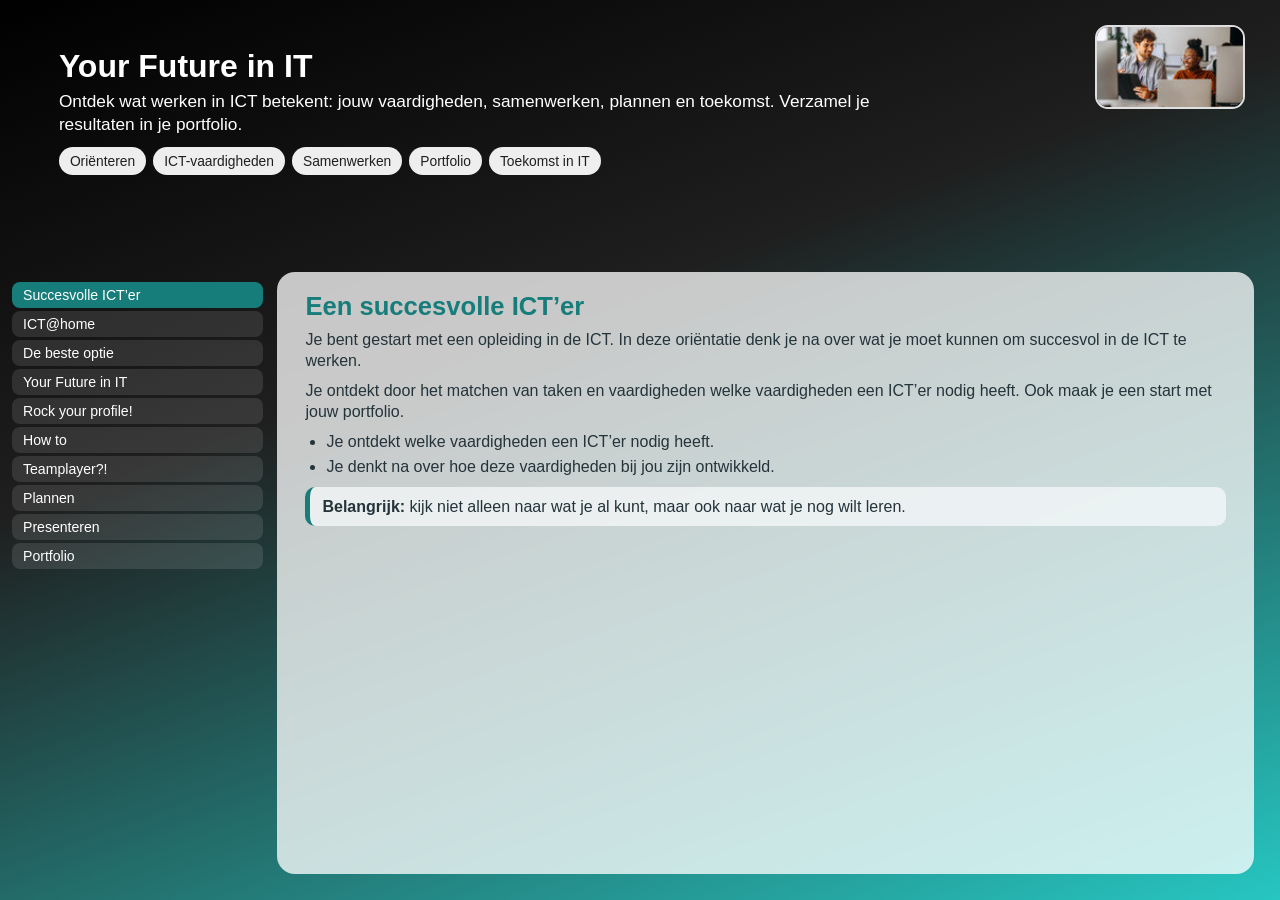
<file: futureberoepsproject.html>
<!DOCTYPE html>
<html lang="nl">
<head>
  <meta charset="UTF-8">
  <meta name="viewport" content="width=device-width, initial-scale=1.0">
  <title>Your Future in IT | Your future in ICT</title>
  <link rel="stylesheet" href="style.css">
  <style>
    /* De gedeelde turquoise opmaak en dezelfde 20px lagere plaatsing. */
    body[data-page="futureproject"] .banner { position: relative; height: calc(28% + 20px); padding-right: 215px; }
    body[data-page="futureproject"] .tab-page { height: calc(72% - 20px); }
    /* Tien onderdelen passen onder elkaar in het bestaande menu. */
    body[data-page="futureproject"] .tab-button { padding-top: 5px; padding-bottom: 5px; margin-bottom: 3px; }
    /* De oorspronkelijke projectafbeelding blijft een link naar SPL. */
    .project-image-link { position: absolute; top: 25px; right: 35px; width: 150px; display: block; }
    .project-image-link img { display: block; width: 150px; height: 84px; object-fit: cover; border-radius: 13px; border: 2px solid rgba(255,255,255,.86); }
    .project-image-link:focus-visible { outline: 3px solid white; outline-offset: 4px; border-radius: 13px; }
    @media (max-width: 760px) {
      body[data-page="futureproject"] .banner { padding-right: 4.6%; }
      .project-image-link { display: none; }
    }
  </style>
</head>
<body data-page="futureproject">
  <main class="tab-wrapper">
    <header class="banner">
      <h1>Your Future in IT</h1>
      <p>Ontdek wat werken in ICT betekent: jouw vaardigheden, samenwerken, plannen en toekomst. Verzamel je resultaten in je portfolio.</p>
      <div class="chips">
        <span>Oriënteren</span><span>ICT-vaardigheden</span><span>Samenwerken</span><span>Portfolio</span><span>Toekomst in IT</span>
      </div>
      <a class="project-image-link" href="https://www.stichtingpraktijkleren.nl/ict/kd2024/your-future-in-it/" target="_blank" rel="noopener" title="Open Your Future in IT bij SPL">
<img class="banner-image" src="[data-uri]" alt="Studenten werken samen aan ICT">
      </a>
    </header>
    <section class="tab-page">
      <nav class="tab-menu" aria-label="Your Future in IT onderdelen">
        <button class="tab-button active" type="button" data-tab="succesvolle-icter">Succesvolle ICT’er</button>
        <button class="tab-button" type="button" data-tab="ict-home">ICT@home</button>
        <button class="tab-button" type="button" data-tab="beste-optie">De beste optie</button>
        <button class="tab-button" type="button" data-tab="future-it">Your Future in IT</button>
        <button class="tab-button" type="button" data-tab="profile">Rock your profile!</button>
        <button class="tab-button" type="button" data-tab="how-to">How to</button>
        <button class="tab-button" type="button" data-tab="teamplayer">Teamplayer?!</button>
        <button class="tab-button" type="button" data-tab="plannen">Plannen</button>
        <button class="tab-button" type="button" data-tab="presenteren">Presenteren</button>
        <button class="tab-button" type="button" data-tab="portfolio">Portfolio</button>
      </nav>
      <section class="tab-content-area">
        <article class="tab-content active" id="succesvolle-icter">
        <h2>Een succesvolle ICT’er</h2>
        <p>Je bent gestart met een opleiding in de ICT. In deze oriëntatie denk je na over wat je moet kunnen om succesvol in de ICT te werken.</p>
        <p>Je ontdekt door het matchen van taken en vaardigheden welke vaardigheden een ICT’er nodig heeft. Ook maak je een start met jouw portfolio.</p>
        <ul>
          <li>Je ontdekt welke vaardigheden een ICT’er nodig heeft.</li>
          <li>Je denkt na over hoe deze vaardigheden bij jou zijn ontwikkeld.</li>
        </ul>
        <p class="note"><strong>Belangrijk:</strong> kijk niet alleen naar wat je al kunt, maar ook naar wat je nog wilt leren.</p>
        </article>
        <article class="tab-content" id="ict-home">
        <h2>ICT@home</h2>
        <p>ICT is overal: onderweg, in bedrijven en bij jou thuis. In deze opdracht begin je dicht bij jezelf en onderzoek je jouw eigen ICT-thuissituatie.</p>
        <p>Je beschrijft welke ICT je thuis gebruikt en maakt zo een begin met het vastleggen van informatie over inrichting, beheer en beveiliging.</p>
        <ul>
          <li>Je kunt een ICT-omgeving beschrijven.</li>
          <li>Je gebruikt passende technische termen.</li>
          <li>Je luistert goed naar de ander.</li>
          <li>Je geeft een passend advies.</li>
        </ul>
        </article>
        <article class="tab-content" id="beste-optie">
        <h2>De beste optie</h2>
        <p>Als ICT’er zoek je naar de beste oplossing voor een probleem. Vaak zijn er meerdere oplossingen mogelijk.</p>
        <p>Dat geldt bijvoorbeeld bij computerproblemen, het configureren van apparaten of het programmeren van een applicatie.</p>
        <p>In deze taak oefen je met het ordenen van informatie en het maken van keuzes. Je doet dit aan de hand van een computergame.</p>
        <p class="info"><strong>Tip:</strong> een goede keuze kun je uitleggen. Verzamel dus eerst informatie voordat je beslist.</p>
        </article>
        <article class="tab-content" id="future-it">
        <h2>Your Future in IT</h2>
        <p>Mooi dat je hebt gekozen voor een ICT-opleiding. Misschien zie jij jezelf later als ICT Support medewerker, beheerder of software developer.</p>
        <p>Je verkent jouw toekomst in de ICT. Wat verwacht je van jezelf, van je beroep en van de ICT-collega’s met wie je te maken krijgt?</p>
        <ul>
          <li>Je krijgt een beeld van jezelf aan de start van je opleiding.</li>
          <li>Je krijgt een beeld van ICT-trends in je toekomstige loopbaan.</li>
          <li>Je krijgt een beeld van je toekomstige ICT-collega’s.</li>
          <li>Je ontdekt wat je aanspreekt in een toekomst in de ICT.</li>
        </ul>
        </article>
        <article class="tab-content" id="profile">
        <h2>Rock your profile!</h2>
        <p>Een persoonlijk profiel helpt bij het vinden van een leuke stage- of werkplek. Via een online profiel kun je makkelijk in contact komen met bedrijven en organisaties.</p>
        <p>Netwerken is daarbij belangrijk. Platforms zoals LinkedIn kunnen je helpen om zichtbaar te worden en contact te leggen.</p>
        <ul>
          <li>Je ontdekt je persoonlijke Why en welke skills je beheerst.</li>
          <li>Je onderzoekt hoe je een interview afneemt.</li>
          <li>Je ontdekt hoe je het best kunt netwerken.</li>
          <li>Je denkt na over bedrijven waar je zou willen werken.</li>
          <li>Je maakt van je persoonlijk profiel een LinkedInprofiel.</li>
        </ul>
        </article>
        <article class="tab-content" id="how-to">
        <h2>How to</h2>
        <p>Als ICT’er moet je vaak aan een collega of gebruiker uitleggen hoe iets gedaan moet worden. Dat lijkt makkelijk, maar duidelijk opschrijven wat iemand precies moet doen is best lastig.</p>
        <p>Je oefent dit met het uitleggen van een tangram-figuur. Daarna controleer je of jouw uitleg duidelijk genoeg is.</p>
        <ul>
          <li>Je kunt een duidelijke instructie maken.</li>
          <li>Je oefent met het geven en krijgen van feedback.</li>
        </ul>
        <p class="note"><strong>Check:</strong> kan je medestudent het figuur leggen met alleen jouw beschrijving?</p>
        </article>
        <article class="tab-content" id="teamplayer">
        <h2>Teamplayer?!</h2>
        <p>In je toekomstige baan als ICT’er voer je zelfstandig opdrachten uit, maar werk je ook vaak samen in een team.</p>
        <p>Naast vakkennis heb je dus ook vaardigheden nodig om samen te werken en te plannen.</p>
        <p>Je onderzoekt of jij een teamplayer bent en ontdekt jouw sterke en zwakke punten als teamspeler.</p>
        <ul>
          <li>Je onderzoekt je sterke eigenschappen.</li>
          <li>Je kijkt naar je valkuilen.</li>
          <li>Je benoemt je uitdagingen en irritaties.</li>
        </ul>
        </article>
        <article class="tab-content" id="plannen">
        <h2>Plannen</h2>
        <p>“Wanneer denk je dat het klaar is?” en “Heb je even voor mij?” zijn vragen die je als ICT-professional vaak krijgt.</p>
        <p>Om goed antwoord te geven, moet je kunnen inschatten hoeveel tijd een klus kost. Door dit vaker te doen, word je er steeds beter in.</p>
        <ul>
          <li>Je kunt inschatten hoeveel tijd bepaalde werkzaamheden kosten.</li>
          <li>Je kunt uitleggen waarom werkzaamheden meer of minder tijd kosten dan gepland.</li>
        </ul>
        <p class="info"><strong>Tip:</strong> vergelijk je inschatting achteraf met de werkelijkheid. Zo leer je realistischer plannen.</p>
        </article>
        <article class="tab-content" id="presenteren">
        <h2>My Future in IT</h2>
        <p>Je bent aan het einde van deze oriëntatie op je toekomst in de ICT en staat aan de start van je opleiding.</p>
        <p>Je hebt onderzocht wat je beroep voor jou inhoudt, wat jou daarin aanspreekt en welke vaardigheden een ICT’er nodig heeft.</p>
        <p>Nu laat je aan ouders, familie en vrienden zien wat jij hebt ontdekt over jezelf, jouw toekomstige beroep en je opleiding.</p>
        <ul>
          <li>Je presenteert je inzichten, kennis en vaardigheden.</li>
          <li>Je geeft een realistisch beeld van de ICT-opleiding en het beroep.</li>
          <li>Je werkt samen met medestudenten aan de organisatie van een activiteit.</li>
          <li>Je communiceert in een team en geeft en ontvangt feedback.</li>
        </ul>
        </article>
        <article class="tab-content" id="portfolio">
        <h2>Portfolio en Vaardighedenmonitor</h2>
        <p>Je bent aan de start van je ICT-opleiding. Wat je nu hebt onderzocht, is natuurlijk nog maar het begin.</p>
        <p>Maak een start met het vullen van je portfolio en vul dit tijdens je opleiding steeds verder aan. Laat ook zien waar je trots op bent.</p>
        <p>Je kijkt terug op dit oriënterende project door de Vaardighedenmonitor in te vullen. Zo zie je hoe je groeit in je ontwikkeling.</p>
        <p class="note"><strong>Doel:</strong> je beoordeelt jezelf door het invullen van de Vaardighedenmonitor en bepaalt samen met je docent jouw volgende ontwikkelstap.</p>
        </article>
      </section>
    </section>
  </main>
  <script>
    const buttons = document.querySelectorAll('.tab-button');
    const panels = document.querySelectorAll('.tab-content');
    buttons.forEach(button => button.addEventListener('click', () => {
      buttons.forEach(item => item.classList.toggle('active', item === button));
      panels.forEach(panel => panel.classList.toggle('active', panel.id === button.dataset.tab));
    }));
  </script>
</body>
</html>
</file>
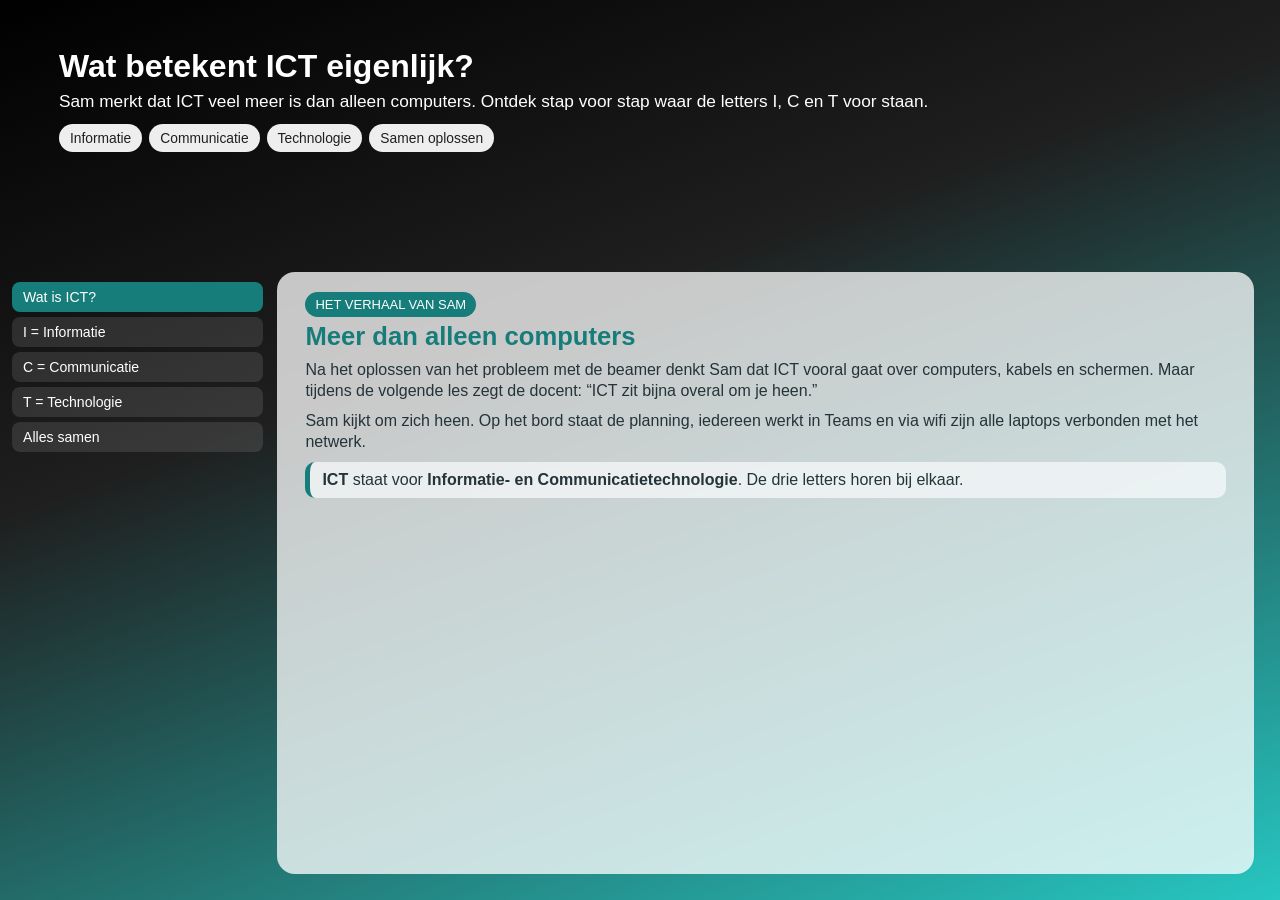
<file: ict.html>
<!DOCTYPE html>
<html lang="nl">
<head>
  <meta charset="UTF-8">
  <meta name="viewport" content="width=device-width, initial-scale=1.0">
  <title>Wat is ICT? | Your future in ICT</title>
  <link rel="stylesheet" href="style.css">
</head>
<body data-page="ict">
  <main class="tab-wrapper">
    <header class="banner">
      <h1>Wat betekent ICT eigenlijk?</h1>
      <p>Sam merkt dat ICT veel meer is dan alleen computers. Ontdek stap voor stap waar de letters I, C en T voor staan.</p>
      <div class="chips">
        <span>Informatie</span>
        <span>Communicatie</span>
        <span>Technologie</span>
        <span>Samen oplossen</span>
      </div>
    </header>

    <section class="tab-page">
      <nav class="tab-menu" aria-label="ICT onderdelen">
        <button class="tab-button active" type="button" data-tab="start">Wat is ICT?</button>
        <button class="tab-button" type="button" data-tab="informatie">I = Informatie</button>
        <button class="tab-button" type="button" data-tab="communicatie">C = Communicatie</button>
        <button class="tab-button" type="button" data-tab="technologie">T = Technologie</button>
        <button class="tab-button" type="button" data-tab="samen">Alles samen</button>
      </nav>

      <section class="tab-content-area">
        <article class="tab-content active" id="start">
          <span class="badge">HET VERHAAL VAN SAM</span>
          <h2>Meer dan alleen computers</h2>
          <p>Na het oplossen van het probleem met de beamer denkt Sam dat ICT vooral gaat over computers, kabels en schermen. Maar tijdens de volgende les zegt de docent: “ICT zit bijna overal om je heen.”</p>
          <p>Sam kijkt om zich heen. Op het bord staat de planning, iedereen werkt in Teams en via wifi zijn alle laptops verbonden met het netwerk.</p>
          <div class="note"><strong>ICT</strong> staat voor <strong>Informatie- en Communicatietechnologie</strong>. De drie letters horen bij elkaar.</div>
        </article>

        <article class="tab-content" id="informatie">
          <span class="badge">I = INFORMATIE</span>
          <h2>De bestanden van Sam</h2>
          <p>Sam maakt een verslag van de storing met de beamer. Hij noteert bijvoorbeeld het tijdstip, het lokaalnummer, de melding <strong>“Geen signaal”</strong> en welke kabel was aangesloten. Dat zijn losse <strong>gegevens</strong>.</p>
          <p>Gegevens zijn losse feiten, cijfers, woorden of metingen. Pas wanneer je die gegevens bij elkaar zet en er betekenis aan geeft, ontstaat <strong>informatie</strong>. Het lokaalnummer alleen zegt bijvoorbeeld nog weinig. Maar als er staat: “In lokaal 2.14 werkt de beamer niet omdat de HDMI-kabel los zit”, dan heb je bruikbare informatie.</p>
          <p>In ICT werk je daarom veel met gegevens én informatie. Je verzamelt gegevens, controleert ze, slaat ze op en gebruikt ze om een probleem te begrijpen of een beslissing te nemen.</p>
          <div class="note"><strong>Onthoud:</strong> gegevens zijn losse feiten. Informatie ontstaat wanneer die gegevens samen betekenis krijgen.</div>
        </article>

        <article class="tab-content" id="communicatie">
          <span class="badge">C = COMMUNICATIE</span>
          <h2>Informatie moet ergens naartoe</h2>
          <p>Sam deelt zijn verslag met de docent via Teams. Dat is <strong>digitale communicatie</strong>: informatie uitwisselen via een netwerk.</p>
          <p>Ook <strong>spreken en luisteren</strong> zijn communicatie. Sam stelt een gebruiker vragen en legt rustig uit wat hij doet.</p>
          <p>Bij <strong>non-verbale communicatie</strong> gebruik je geen woorden, maar bijvoorbeeld oogcontact, je houding of gebaren. Als Sam wegkijkt en zijn armen over elkaar houdt, kan hij ongeïnteresseerd overkomen.</p>
          <div class="note"><strong>Onthoud:</strong> communiceer duidelijk en rustig. Let op wat je zegt én op wat je houding laat zien.</div>
        </article>

        <article class="tab-content" id="technologie">
          <span class="badge">T = TECHNOLOGIE</span>
          <h2>Wat maakt dat mogelijk?</h2>
          <p>Sam kijkt nu anders naar het lokaal. De laptop, het wifi-accesspoint, de switch, de beamer, het besturingssysteem en Teams werken allemaal samen.</p>
          <p>Dat is de <strong>technologie</strong>: alle technische hulpmiddelen die nodig zijn om gegevens te verwerken, informatie te bewaren en communicatie mogelijk te maken.</p>
          <p>Technologie gaat dus niet alleen over apparaten. Ook software, netwerken, apps, servers en instellingen horen erbij. Als één onderdeel niet goed werkt, kan dat gevolgen hebben voor de rest.</p>
          <div class="note"><strong>Onthoud:</strong> technologie bestaat uit hardware, software en netwerken die samen ICT mogelijk maken.</div>
        </article>

        <article class="tab-content" id="samen">
          <span class="badge">ICT IN DE PRAKTIJK</span>
          <h2>Alles komt samen</h2>
          <p>Een gebruiker kan een bestand niet openen. Sam verzamelt de bestandsnaam en foutmelding: losse <strong>gegevens</strong>. Door ze samen te bekijken, krijgt hij <strong>informatie</strong> over het probleem.</p>
          <p>Sam stelt vragen, luistert en let op de reactie van de gebruiker. Dat is <strong>communicatie</strong>.</p>
          <p>Met de laptop, het netwerk en software lost Sam het probleem op. Dat is de <strong>technologie</strong>. Zo komen de drie onderdelen van ICT samen.</p>
          <div class="info"><strong>Dus:</strong> Sam gebruikt informatie om het probleem te begrijpen, communicatie om de gebruiker te helpen en technologie om het op te lossen.</div>
        </article>
      </section>
    </section>
  </main>

  <script>
    const buttons = document.querySelectorAll('.tab-button');
    const panels = document.querySelectorAll('.tab-content');

    buttons.forEach(button => button.addEventListener('click', () => {
      buttons.forEach(item => item.classList.toggle('active', item === button));
      panels.forEach(panel => panel.classList.toggle('active', panel.id === button.dataset.tab));
    }));
  </script>
</body>
</html>
</file>
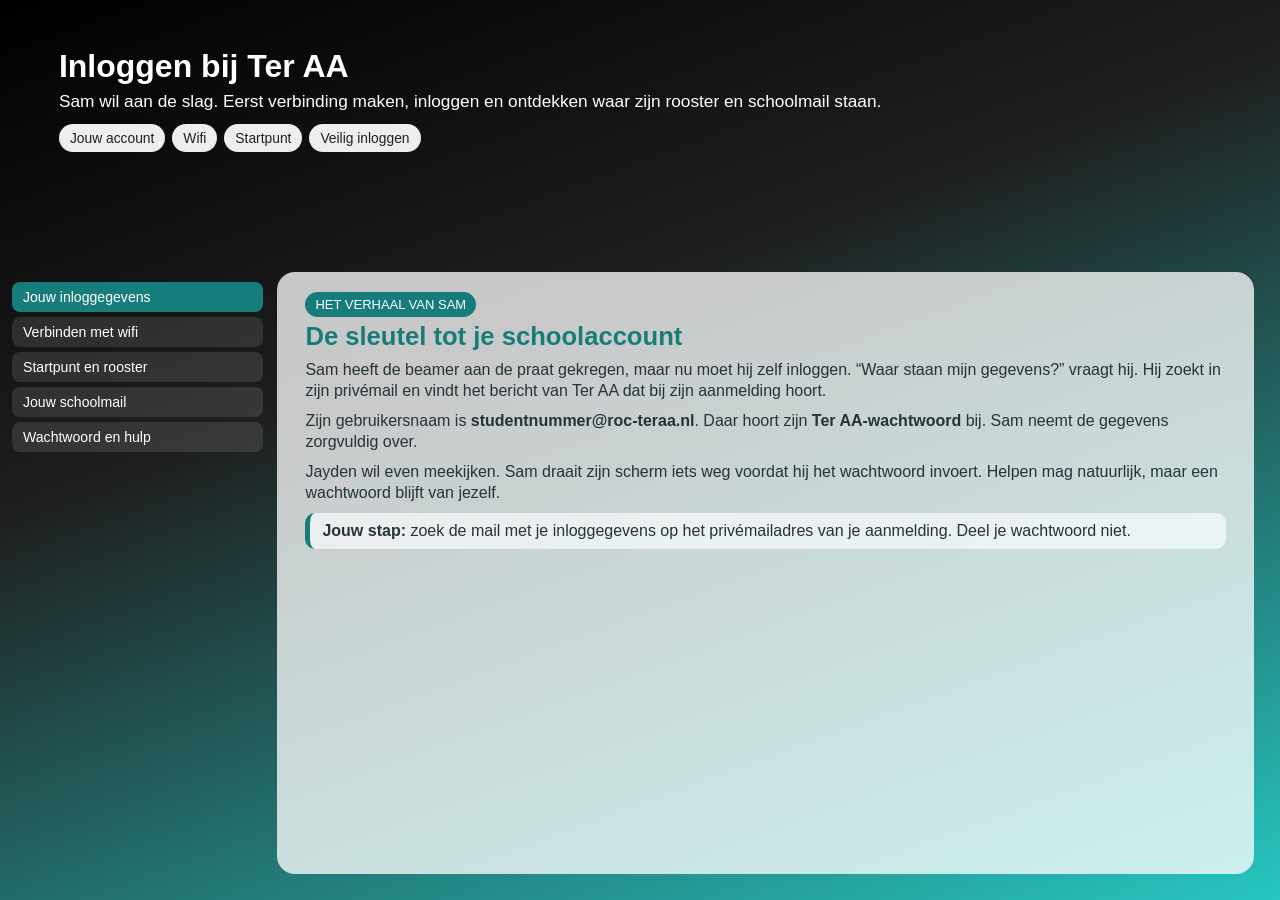
<file: inloggen.html>
<!DOCTYPE html>
<html lang="nl">
<head>
  <meta charset="UTF-8">
  <meta name="viewport" content="width=device-width, initial-scale=1.0">
  <title>Inloggen | Your future in ICT</title>
  <link rel="stylesheet" href="style.css">
  <style>
    /* Dezelfde 20px lagere plaatsing als Welkom, Afspraken en ICT. */
    body[data-page="inloggen"] .banner { height: calc(28% + 20px); }
    body[data-page="inloggen"] .tab-page { height: calc(72% - 20px); }
  </style>
</head>
<body data-page="inloggen">
  <main class="tab-wrapper">
    <header class="banner">
      <h1>Inloggen bij Ter AA</h1>
      <p>Sam wil aan de slag. Eerst verbinding maken, inloggen en ontdekken waar zijn rooster en schoolmail staan.</p>
      <div class="chips">
        <span>Jouw account</span><span>Wifi</span><span>Startpunt</span><span>Veilig inloggen</span>
      </div>
    </header>
    <section class="tab-page">
      <nav class="tab-menu" aria-label="Inloggen onderdelen">
        <button class="tab-button active" type="button" data-tab="account">Jouw inloggegevens</button>
        <button class="tab-button" type="button" data-tab="wifi">Verbinden met wifi</button>
        <button class="tab-button" type="button" data-tab="startpunt">Startpunt en rooster</button>
        <button class="tab-button" type="button" data-tab="mail">Jouw schoolmail</button>
        <button class="tab-button" type="button" data-tab="wachtwoord">Wachtwoord en hulp</button>
      </nav>
      <section class="tab-content-area">
        <article class="tab-content active" id="account">
          <span class="badge">HET VERHAAL VAN SAM</span>
          <h2>De sleutel tot je schoolaccount</h2>
          <p>Sam heeft de beamer aan de praat gekregen, maar nu moet hij zelf inloggen. “Waar staan mijn gegevens?” vraagt hij. Hij zoekt in zijn privémail en vindt het bericht van Ter AA dat bij zijn aanmelding hoort.</p>
          <p>Zijn gebruikersnaam is <strong>studentnummer@roc-teraa.nl</strong>. Daar hoort zijn <strong>Ter AA-wachtwoord</strong> bij. Sam neemt de gegevens zorgvuldig over.</p>
          <p>Jayden wil even meekijken. Sam draait zijn scherm iets weg voordat hij het wachtwoord invoert. Helpen mag natuurlijk, maar een wachtwoord blijft van jezelf.</p>
          <div class="note"><strong>Jouw stap:</strong> zoek de mail met je inloggegevens op het privémailadres van je aanmelding. Deel je wachtwoord niet.</div>
        </article>
        <article class="tab-content" id="wifi">
          <span class="badge">EERST VERBINDING MAKEN</span>
          <h2>Sam is nog niet online</h2>
          <p>Sam opent een website, maar er verschijnt niets. Hij wil meteen opnieuw inloggen. Dan denkt hij aan zijn eerste storing: eerst kijken. Bij het wifi-symbool ziet hij dat zijn laptop nog geen verbinding heeft.</p>
          <p>Op school kiest Sam <strong>Ter-AA-WIFI</strong>. Hier gebruikt hij alleen zijn <strong>studentnummer</strong> als gebruikersnaam, met het wachtwoord dat hij per mail ontving.</p>
          <p>“Dus hier hoef ik niet het hele adres in te vullen,” zegt Sam. Na het verbinden opent hij de website nog eens. Nu werkt het wel.</p>
          <div class="note"><strong>Jouw stap:</strong> kies Ter-AA-WIFI, vul je studentnummer en wachtwoord in en controleer of je online bent.</div>
        </article>
        <article class="tab-content" id="startpunt">
          <span class="badge">JE DIGITALE STARTPLEK</span>
          <h2>Waar moet Sam morgen zijn?</h2>
          <p>Sam is online en wil weten in welk lokaal zijn volgende les is. Jayden denkt het nog te weten, maar Sam wil het liever zelf controleren.</p>
          <p>Hij opent <strong>Startpunt student</strong> en meldt zich aan met zijn schoolaccount. Via de tegel <strong>Eduarte</strong> vindt hij zijn rooster, aanwezigheid en examenresultaten.</p>
          <p>Sam bekijkt welke les hij heeft en waar hij moet zijn. “Handiger dan gokken,” zegt hij tegen Jayden. Hij bewaart Startpunt als favoriet.</p>
          <div class="note"><strong>Jouw stap:</strong> open Startpunt, kies Eduarte en zoek je eerstvolgende les op.</div>
          <a class="action-link" href="https://rocteraa365.sharepoint.com/sites/intranetstudent" target="_blank" rel="noopener">Open Startpunt student</a>
        </article>
        <article class="tab-content" id="mail">
          <span class="badge">BERICHTEN VAN SCHOOL</span>
          <h2>Twee adressen, één Sam</h2>
          <p>Sam vindt geen schoolbericht in zijn privémail. Hij opent in <strong>Startpunt</strong> de tegel <strong>Outlook</strong>. Daar staat het bericht wel.</p>
          <p>Hij logt in met <strong>studentnummer@roc-teraa.nl</strong> en zijn Ter AA-wachtwoord. Zijn schoolmailadres is <strong>studentnummer@ter-aa.nl</strong>.</p>
          <div class="note"><strong>Onthoud:</strong> vervang “studentnummer” door je eigen nummer en controleer regelmatig je schoolmail.</div>
          <a class="action-link" href="https://outlook.office.com/" target="_blank" rel="noopener">Open Outlook</a>
        </article>
        <article class="tab-content" id="wachtwoord">
          <span class="badge">VEILIG VERDER WERKEN</span>
          <h2>Sam kiest een eigen wachtwoord</h2>
          <p>Na zijn eerste login kiest Sam een eigen wachtwoord. Hij houdt het voor zichzelf.</p>
          <p>Wijzigen of vergeten? Op <strong>wachtwoordvergeten.ter-aa.nl</strong> vult hij zijn schoolaccount en de controletekens in. Hij kiest een herstelmethode, voert de ontvangen code in en bevestigt zijn nieuwe wachtwoord.</p>
          <div class="note"><strong>Hulp nodig?</strong> Deel je wachtwoord en herstelcodes niet. Vertel welke foutmelding je ziet. Servicepunt: <strong>0492 – 50 79 08</strong>.</div>
          <a class="action-link" href="http://wachtwoordvergeten.ter-aa.nl" target="_blank" rel="noopener">Wachtwoord herstellen</a>
          <a class="resource-link" href="https://admin.ter-aa.nl/wp-content/uploads/2025/06/Handleiding-Wachtwoord-opnieuw-instellen-1.pdf" target="_blank" rel="noopener">Handleiding</a>
        </article>
      </section>
    </section>
  </main>
  <script>
    const buttons = document.querySelectorAll('.tab-button');
    const panels = document.querySelectorAll('.tab-content');
    buttons.forEach(button => button.addEventListener('click', () => {
      buttons.forEach(item => item.classList.toggle('active', item === button));
      panels.forEach(panel => panel.classList.toggle('active', panel.id === button.dataset.tab));
    }));
  </script>
</body>
</html>
</file>
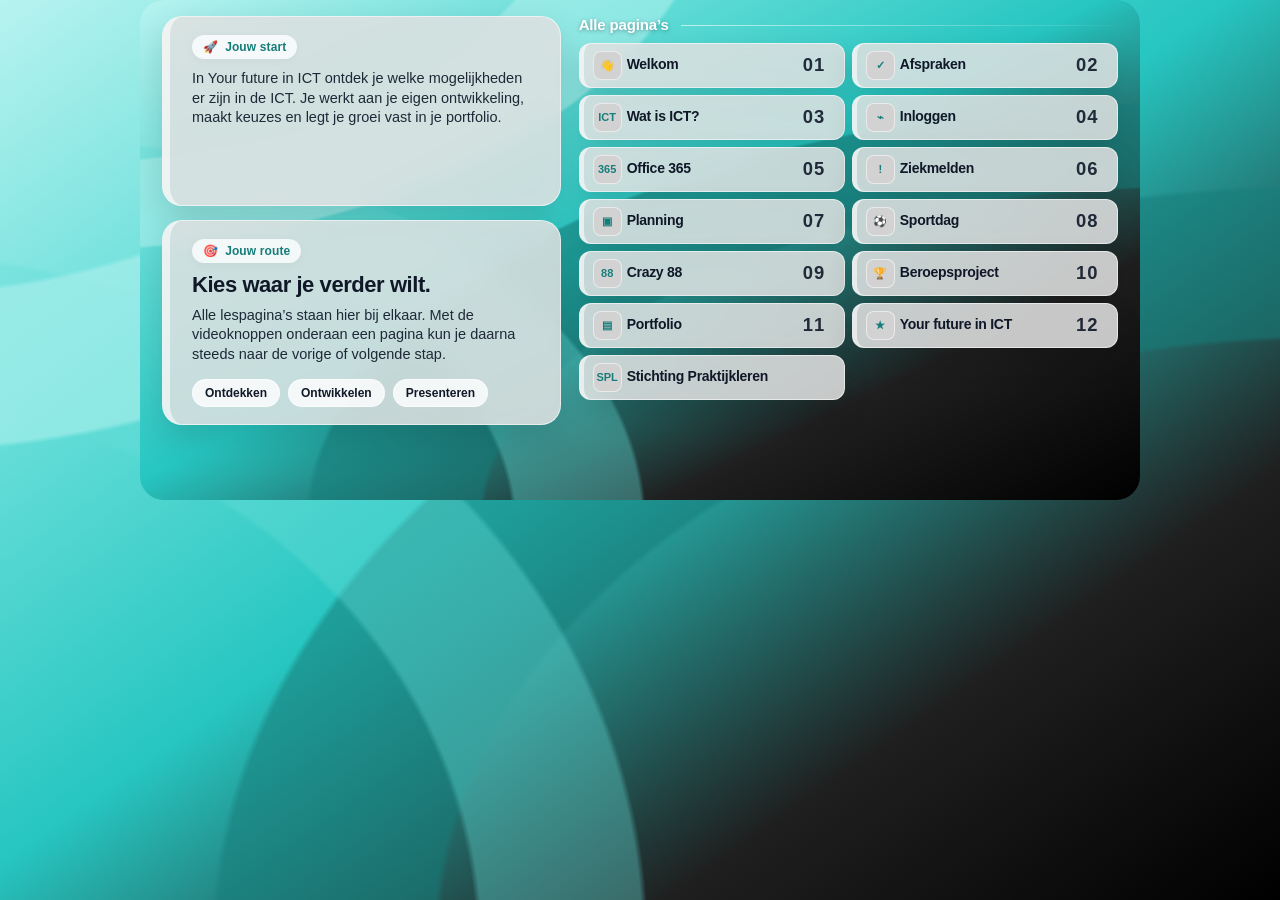
<file: menu.html>
<!doctype html>
<html lang="nl">
<head><meta charset="utf-8"><meta name="viewport" content="width=device-width, initial-scale=1"><title>Your future in ICT - Menu</title><link rel="stylesheet" href="style.css"><style>.action-card{position:relative}.action-number{position:absolute;right:1.15rem;top:50%;transform:translateY(-50%);font-size:1.15rem;font-weight:800;letter-spacing:.06em;opacity:.9}</style></head>
<body class="menu-page future-menu">
  <main class="page-shell" aria-label="Menu Your future in ICT">
    <section class="content-grid">
      <div class="left-column">
        <article class="glass-card assignment-card"><div class="pill"><span aria-hidden="true">🚀</span><span>Jouw start</span></div><p class="body-text">In Your future in ICT ontdek je welke mogelijkheden er zijn in de ICT. Je werkt aan je eigen ontwikkeling, maakt keuzes en legt je groei vast in je portfolio.</p></article>
        <article class="glass-card outcome-card"><div class="pill"><span aria-hidden="true">🎯</span><span>Jouw route</span></div><h1 class="section-title">Kies waar je verder wilt.</h1><p class="body-text">Alle lespagina’s staan hier bij elkaar. Met de videoknoppen onderaan een pagina kun je daarna steeds naar de vorige of volgende stap.</p><div class="tags"><span class="tag">Ontdekken</span><span class="tag">Ontwikkelen</span><span class="tag">Presenteren</span></div></article>
      </div>
      <aside class="right-column" aria-label="Alle pagina's">
        <div class="section-heading">Alle pagina’s</div>
        <div class="action-list future-all-pages">
          <a class="action-card popup-link" href="welkom.html"><div class="icon-box">👋</div><h2 class="action-title">Welkom</h2><span class="action-number">01</span></a><a class="action-card popup-link" href="afspraken.html"><div class="icon-box">✓</div><h2 class="action-title">Afspraken</h2><span class="action-number">02</span></a><a class="action-card popup-link" href="ict.html"><div class="icon-box">ICT</div><h2 class="action-title">Wat is ICT?</h2><span class="action-number">03</span></a>
          <a class="action-card popup-link" href="inloggen.html"><div class="icon-box">⌁</div><h2 class="action-title">Inloggen</h2><span class="action-number">04</span></a><a class="action-card popup-link" href="software.html"><div class="icon-box">365</div><h2 class="action-title">Office 365</h2><span class="action-number">05</span></a><a class="action-card popup-link" href="ziekmelden.html"><div class="icon-box">!</div><h2 class="action-title">Ziekmelden</h2><span class="action-number">06</span></a>
          <a class="action-card popup-link" href="planning.html"><div class="icon-box">▣</div><h2 class="action-title">Planning</h2><span class="action-number">07</span></a><a class="action-card popup-link" href="sportdag.html"><div class="icon-box">⚽</div><h2 class="action-title">Sportdag</h2><span class="action-number">08</span></a><a class="action-card popup-link" href="crazy88.html"><div class="icon-box">88</div><h2 class="action-title">Crazy 88</h2><span class="action-number">09</span></a>
          <a class="action-card popup-link" href="bp.html"><div class="icon-box">🏆</div><h2 class="action-title">Beroepsproject</h2><span class="action-number">10</span></a><a class="action-card popup-link" href="portfolio.html"><div class="icon-box">▤</div><h2 class="action-title">Portfolio</h2><span class="action-number">11</span></a><a class="action-card popup-link" href="futureberoepsproject.html"><div class="icon-box">★</div><h2 class="action-title">Your future in ICT</h2><span class="action-number">12</span></a>
          <a class="action-card" href="https://www.stichtingpraktijkleren.nl/ict/kd2024/your-future-in-it/" target="_blank" rel="noopener"><div class="icon-box">SPL</div><h2 class="action-title">Stichting Praktijkleren</h2></a>
        </div>
      </aside>
    </section>
  </main>
  <div class="page-modal" id="pageModal" aria-hidden="true"><section class="page-modal__window" role="dialog" aria-modal="true" aria-label="Lespagina"><button class="page-modal__close" type="button" aria-label="Sluit pagina">×</button><iframe class="page-modal__frame" title="Lespagina" src="about:blank"></iframe></section></div>
  <script>
    const modal=document.getElementById('pageModal'),frame=modal.querySelector('.page-modal__frame'),close=modal.querySelector('.page-modal__close');
    const closeModal=()=>{modal.classList.remove('is-open');modal.setAttribute('aria-hidden','true');frame.src='about:blank'};
    document.querySelectorAll('.popup-link').forEach(link=>link.addEventListener('click',event=>{event.preventDefault();frame.src=link.getAttribute('href');modal.classList.add('is-open');modal.setAttribute('aria-hidden','false');close.focus()}));
    close.addEventListener('click',closeModal);modal.addEventListener('click',event=>{if(event.target===modal)closeModal()});document.addEventListener('keydown',event=>{if(event.key==='Escape'&&modal.classList.contains('is-open'))closeModal()});
  </script>
</body></html>
</file>
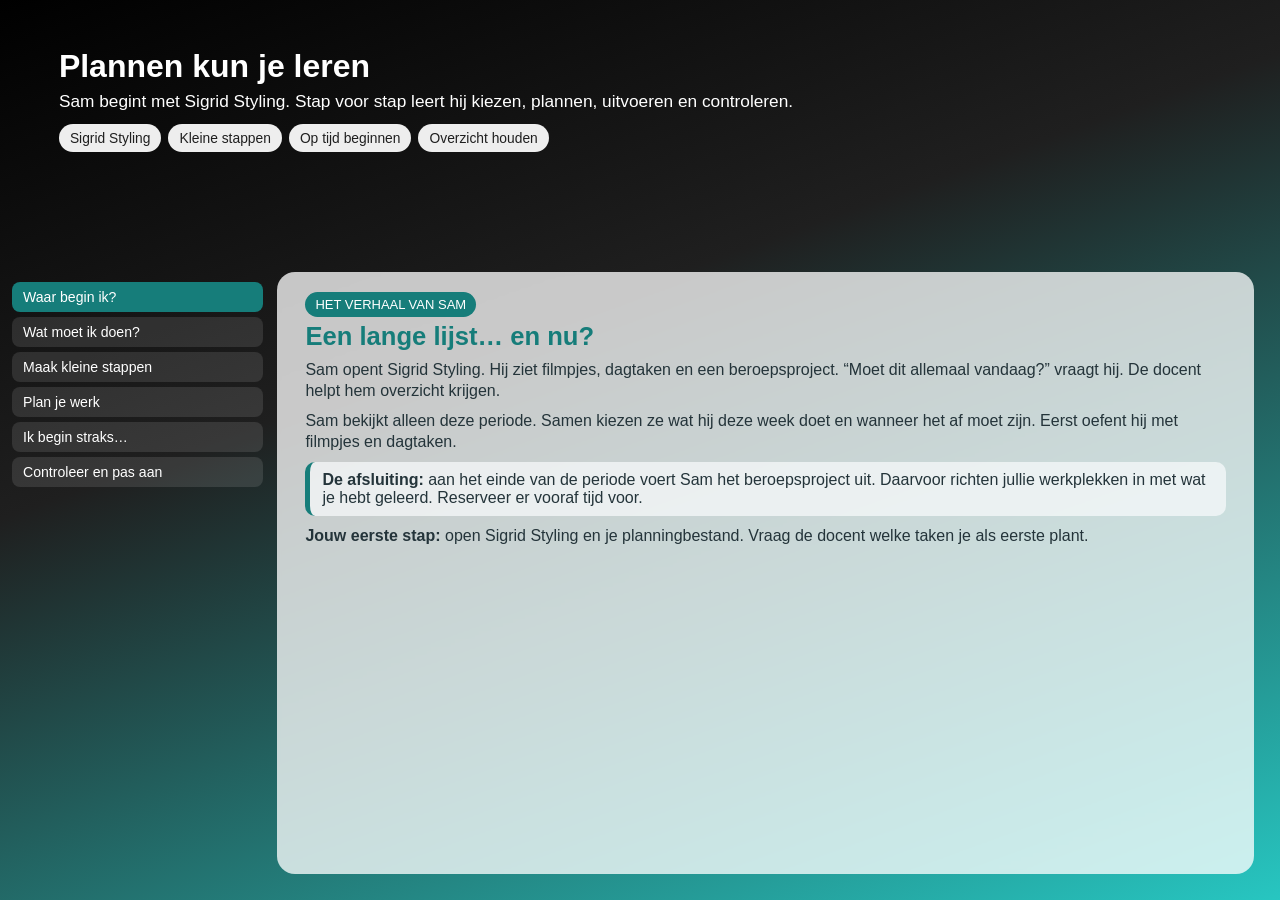
<file: planning.html>
<!DOCTYPE html>
<html lang="nl">
<head>
  <meta charset="UTF-8">
  <meta name="viewport" content="width=device-width, initial-scale=1.0">
  <title>Planning | Your future in ICT</title>
  <link rel="stylesheet" href="style.css">
  <style>
    /* Dezelfde plaatsing als Welkom, Afspraken en ICT: 20px lager. */
    body[data-page="planning"] .banner { height: calc(28% + 20px); }
    body[data-page="planning"] .tab-page { height: calc(72% - 20px); }
    /* Compact voorbeeld binnen het bestaande tekstvak. */
    .planning-example { width: 100%; border-collapse: collapse; margin: 8px 0; font-size: 13px; line-height: 1.25; }
    .planning-example th, .planning-example td { padding: 6px 8px; text-align: left; border-bottom: 1px solid rgba(22,125,122,.22); }
    .planning-example th { background: var(--kleur-04); color: #fff; }
  </style>
</head>
<body data-page="planning">
  <main class="tab-wrapper">
    <header class="banner">
      <h1>Plannen kun je leren</h1>
      <p>Sam begint met Sigrid Styling. Stap voor stap leert hij kiezen, plannen, uitvoeren en controleren.</p>
      <div class="chips">
        <span>Sigrid Styling</span><span>Kleine stappen</span><span>Op tijd beginnen</span><span>Overzicht houden</span>
      </div>
    </header>
    <section class="tab-page">
      <nav class="tab-menu" aria-label="Planning onderdelen">
        <button class="tab-button active" type="button" data-tab="begin">Waar begin ik?</button>
        <button class="tab-button" type="button" data-tab="taken">Wat moet ik doen?</button>
        <button class="tab-button" type="button" data-tab="stappen">Maak kleine stappen</button>
        <button class="tab-button" type="button" data-tab="plannen">Plan je werk</button>
        <button class="tab-button" type="button" data-tab="uitstellen">Ik begin straks…</button>
        <button class="tab-button" type="button" data-tab="controleren">Controleer en pas aan</button>
      </nav>
      <section class="tab-content-area">
        <article class="tab-content active" id="begin">
          <span class="badge">HET VERHAAL VAN SAM</span>
          <h2>Een lange lijst… en nu?</h2>
          <p>Sam opent Sigrid Styling. Hij ziet filmpjes, dagtaken en een beroepsproject. “Moet dit allemaal vandaag?” vraagt hij. De docent helpt hem overzicht krijgen.</p>
          <p>Sam bekijkt alleen deze periode. Samen kiezen ze wat hij deze week doet en wanneer het af moet zijn. Eerst oefent hij met filmpjes en dagtaken.</p>
          <div class="note"><strong>De afsluiting:</strong> aan het einde van de periode voert Sam het beroepsproject uit. Daarvoor richten jullie werkplekken in met wat je hebt geleerd. Reserveer er vooraf tijd voor.</div>
          <p><strong>Jouw eerste stap:</strong> open Sigrid Styling en je planningbestand. Vraag de docent welke taken je als eerste plant.</p>
        </article>
        <article class="tab-content" id="taken">
          <span class="badge">STAP 1 · OVERZICHT MAKEN</span>
          <h2>Sam verzamelt zijn werk</h2>
          <p>Sam zet zijn werk in één lijst. Hij schrijft de naam van elke taak op en wat hij moet laten zien.</p>
          <ul>
            <li><strong>LinkedIn-filmpjes via SPL:</strong> bijvoorbeeld over werkgeheugen of moederborden. Plan ook de verwerking.</li>
            <li><strong>Dagtaken van school:</strong> bijvoorbeeld P1.06, een ESD-veilige werkplek maken.</li>
            <li><strong>SPL-opdrachten:</strong> neem de opdrachten mee die voor deze periode zijn opgegeven.</li>
            <li><strong>Beroepsproject:</strong> de afsluitende opdracht aan het einde van de periode.</li>
          </ul>
          <div class="note"><strong>Jouw lijst:</strong> taak, wat moet klaar zijn en uiterste datum. Neem ook werk voor andere vakken mee. Weet je de deadline niet? Vraag het.</div>
        </article>
        <article class="tab-content" id="stappen">
          <span class="badge">STAP 2 · MAAK HET KLEIN</span>
          <h2>“Een computer bouwen” is te groot</h2>
          <p>Sam schrijft “P1.07 computer assembleren” op. Maar waar begint hij? Hij maakt er kleine stappen van:</p>
          <ol>
            <li>Lees de opdracht en controleer wat je moet opleveren.</li>
            <li>Bereid je veilige werkplek voor en verzamel de onderdelen.</li>
            <li>Monteer volgens de instructies en vraag hulp als je vastloopt.</li>
            <li>Test je werk en bewaar de gevraagde bewijsvoering.</li>
          </ol>
          <p>Bij een filmpje plant Sam ook tijd voor pauzeren, aantekeningen en de bijbehorende verwerking. Alleen de afspeeltijd is niet genoeg.</p>
          <div class="note"><strong>Jouw stap:</strong> kies één taak en schrijf kleine acties op. Begin elke actie met een werkwoord: lees, verzamel, monteer, test of bewaar.</div>
        </article>
        <article class="tab-content" id="plannen">
          <span class="badge">STAP 3 · KIES EEN MOMENT</span>
          <h2>Sam plant één werkblok</h2>
          <p>Sam kiest met de docent één taak. Hij noteert wanneer hij begint en wat klaar moet zijn.</p>
          <table class="planning-example" aria-label="Voorbeeld van een werkblok van 60 minuten">
            <thead><tr><th>Tijd</th><th>Wat doet Sam?</th></tr></thead>
            <tbody>
              <tr><td>10 minuten</td><td>Lezen en spullen klaarzetten.</td></tr>
              <tr><td>40 minuten</td><td>Eén deel van de dagtaak uitvoeren.</td></tr>
              <tr><td>10 minuten</td><td>Controleren, bewijs bewaren en opruimen.</td></tr>
            </tbody>
          </table>
          <div class="note"><strong>Jouw planning:</strong> taak, startmoment, tijd en resultaat. Pas de voorbeeldtijden aan. Houd ruimte voor hulp en het afsluitende beroepsproject.</div>
        </article>
        <article class="tab-content" id="uitstellen">
          <span class="badge">HERKEN JE DIT?</span>
          <h2>Nog één filmpje… en dan begin ik!</h2>
          <p>Sam wil zijn dagtaak openen. Eerst nog even zijn telefoon bekijken. Opeens is de les bijna voorbij en staat er nog niets in zijn planning.</p>
          <p>Tim Urban vertelt met humor hoe uitstellen werkt. Je wilt beginnen, maar iets leuks trekt steeds je aandacht. Tot de deadline dichtbij komt en je ineens haast krijgt!</p>
          <p>Sam herkent het. Hij legt zijn telefoon weg en begint met één kleine actie: de opdracht openen en lezen.</p>
          <div class="note"><strong>Na het kijken:</strong> welke taak stel jij uit? Wat leidt je af? Kies één kleine stap en werk daar nu vijf minuten aan.</div>
          <a class="action-link" href="https://www.ted.com/talks/tim_urban_inside_the_mind_of_a_master_procrastinator" target="_blank" rel="noopener">Bekijk Tim Urban · over uitstellen</a>
        </article>
        <article class="tab-content" id="controleren">
          <span class="badge">STAP 4 · BIJHOUDEN EN BIJSTUREN</span>
          <h2>Klaar is meer dan “gedaan”</h2>
          <p>Sam wil zijn taak afvinken. Eerst controleert hij: werkt het, is de opdracht compleet en staat het bewijs op de juiste plek?</p>
          <ul>
            <li><strong>Klaar:</strong> controleer het resultaat en bewaar of lever het gevraagde bewijs in.</li>
            <li><strong>Niet klaar:</strong> noteer wat nog moet en plan een volgend werkmoment.</li>
            <li><strong>Vastgelopen:</strong> vertel de docent wat je probeerde en waar je hulp nodig hebt.</li>
          </ul>
          <p>Aan het einde van de week bespreekt Sam wat lukte en wat meer tijd kostte. Zo wordt zijn volgende planning beter.</p>
          <div class="note"><strong>Richting de afsluiting:</strong> controleer met de docent of je klaar bent voor het beroepsproject en of daarvoor genoeg tijd is gereserveerd.</div>
        </article>
      </section>
    </section>
  </main>
  <script>
    const buttons = document.querySelectorAll('.tab-button');
    const panels = document.querySelectorAll('.tab-content');
    buttons.forEach(button => button.addEventListener('click', () => {
      buttons.forEach(item => item.classList.toggle('active', item === button));
      panels.forEach(panel => panel.classList.toggle('active', panel.id === button.dataset.tab));
    }));
  </script>
</body>
</html>
</file>
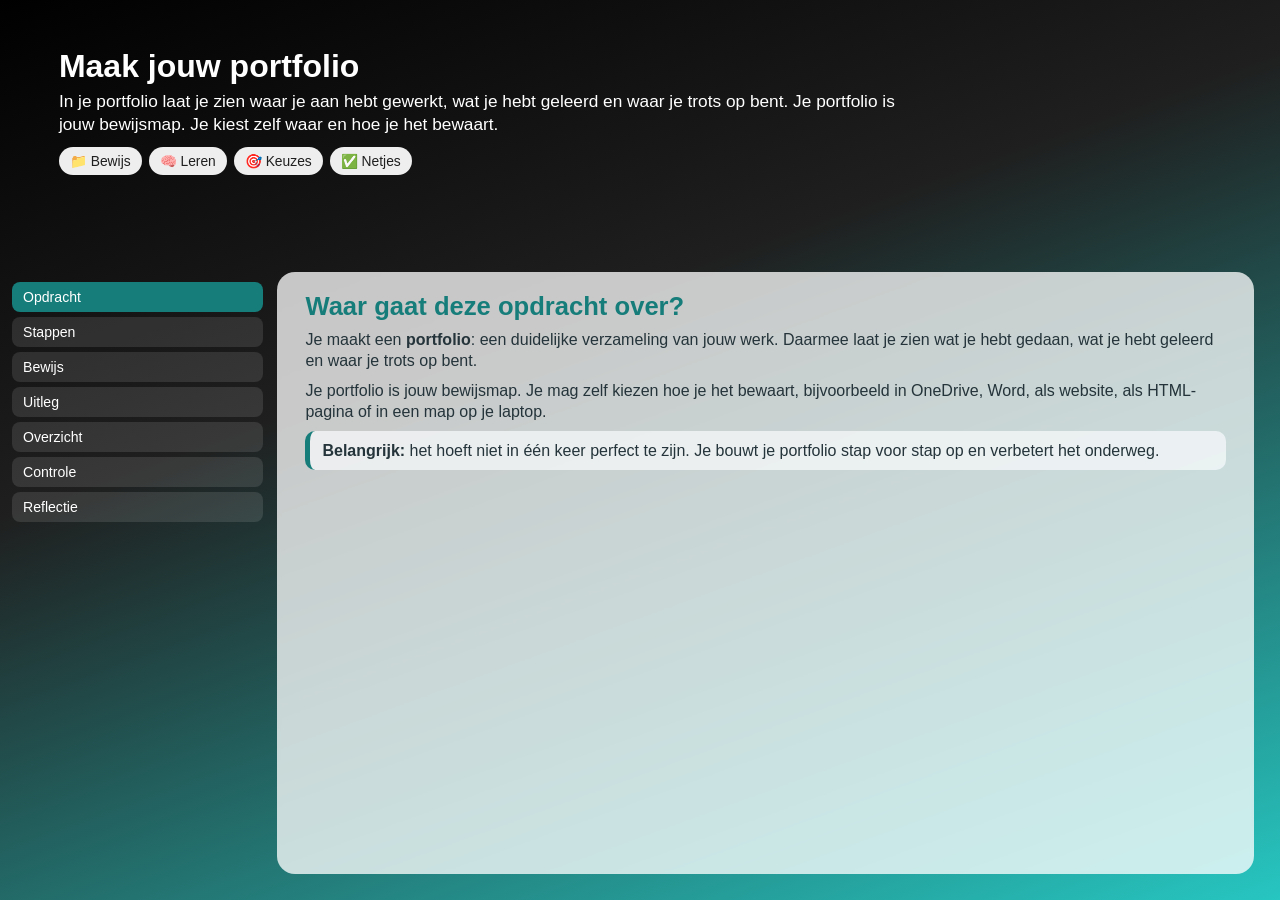
<file: portfolio.html>
<!DOCTYPE html>
<html lang="nl">
<head>
<meta charset="UTF-8">
<meta name="viewport" content="width=device-width, initial-scale=1.0">
<title>Maak jouw portfolio</title>

<link rel="stylesheet" href="style.css">
<style>
/* Dezelfde lagere plaatsing als de overige turquoise pagina’s. */
body[data-page="portfolio"] .banner { height: calc(28% + 20px); }
body[data-page="portfolio"] .tab-page { height: calc(72% - 20px); }
</style>
</head>

<body data-page="portfolio">

<div class="tab-wrapper">

  <section class="banner">
    <h1>Maak jouw portfolio</h1>
    <p>In je portfolio laat je zien waar je aan hebt gewerkt, wat je hebt geleerd en waar je trots op bent. Je portfolio is jouw bewijsmap. Je kiest zelf waar en hoe je het bewaart.</p>

    <div class="chips">
      <span>📁 Bewijs</span>
      <span>🧠 Leren</span>
      <span>🎯 Keuzes</span>
      <span>✅ Netjes</span>
    </div>
  </section>

  <div class="tab-page">
    <div class="tab-menu">
      <button class="tab-button active" onclick="openTab(event, 'over')">Opdracht</button>
      <button class="tab-button" onclick="openTab(event, 'stappen')">Stappen</button>
      <button class="tab-button" onclick="openTab(event, 'bewijs')">Bewijs</button>
      <button class="tab-button" onclick="openTab(event, 'uitleg')">Uitleg</button>
      <button class="tab-button" onclick="openTab(event, 'overzicht')">Overzicht</button>
      <button class="tab-button" onclick="openTab(event, 'controle')">Controle</button>
      <button class="tab-button" onclick="openTab(event, 'reflectie')">Reflectie</button>
    </div>

    <div class="tab-content-area">

      <div id="over" class="tab-content active">
        <h2>Waar gaat deze opdracht over?</h2>
        <p>Je maakt een <strong>portfolio</strong>: een duidelijke verzameling van jouw werk. Daarmee laat je zien wat je hebt gedaan, wat je hebt geleerd en waar je trots op bent.</p>
        <p>Je portfolio is jouw bewijsmap. Je mag zelf kiezen hoe je het bewaart, bijvoorbeeld in OneDrive, Word, als website, als HTML-pagina of in een map op je laptop.</p>
        <p class="note"><strong>Belangrijk:</strong> het hoeft niet in één keer perfect te zijn. Je bouwt je portfolio stap voor stap op en verbetert het onderweg.</p>
      </div>

      <div id="stappen" class="tab-content">
        <h2>Zo maak je je portfolio</h2>
        <ol>
          <li>Kies waar je jouw portfolio maakt of bewaart.</li>
          <li>Maak een duidelijke titel en een nette indeling.</li>
          <li>Voeg opdrachten, foto’s, documenten of links toe.</li>
          <li>Schrijf kort bij elk bewijsstuk wat het is en waarom je het toevoegt.</li>
          <li>Controleer of bestanden openen, links werken en tekst leesbaar is.</li>
          <li>Werk je portfolio regelmatig bij met nieuw of beter werk.</li>
        </ol>
        <p class="info"><strong>Tip:</strong> wacht niet tot het laatste moment. Een goed portfolio groeit tijdens de opleiding.</p>
      </div>

      <div id="bewijs" class="tab-content">
        <h2>Wat zet je in je portfolio?</h2>
        <p>Kies werk dat laat zien wat jij kunt en wat je hebt geleerd. Zet er niet zomaar alles in, maar kies bewust bewijs dat iets over jou laat zien.</p>
        <ul>
          <li>Opdrachten die je hebt gemaakt.</li>
          <li>Bestanden, documenten of presentaties.</li>
          <li>Foto’s van praktijkwerk of eindresultaten.</li>
          <li>Feedback van een docent, klasgenoot of begeleider.</li>
          <li>Verbeteringen die je later hebt aangebracht.</li>
          <li>Korte reflecties over wat je hebt geleerd.</li>
        </ul>
      </div>

      <div id="uitleg" class="tab-content">
        <h2>Wat schrijf je erbij?</h2>
        <p>Bij elk bewijsstuk schrijf je een korte uitleg. Zo begrijpt iemand anders waarom dit bewijs belangrijk is.</p>
        <ul>
          <li>Wat heb je gemaakt of gedaan?</li>
          <li>Waarom past dit in je portfolio?</li>
          <li>Wat laat dit bewijs over jou zien?</li>
          <li>Wat ging goed?</li>
          <li>Wat heb je geleerd?</li>
          <li>Wat wil je een volgende keer verbeteren?</li>
        </ul>
        <p class="info">Een paar duidelijke zinnen zijn genoeg. Het hoeft geen lang verslag te worden.</p>
      </div>

      <div id="overzicht" class="tab-content">
        <h2>Maak je portfolio overzichtelijk</h2>
        <p>Een portfolio moet makkelijk te bekijken zijn. Iemand anders moet snel kunnen zien wat erin staat en waarom je het hebt toegevoegd.</p>
        <ul>
          <li>Gebruik duidelijke titels en herkenbare bestandsnamen.</li>
          <li>Zet opdrachten in een logische volgorde.</li>
          <li>Controleer of links en bestanden werken.</li>
          <li>Gebruik niet te veel verschillende kleuren of lettertypes.</li>
          <li>Houd je tekst kort, netjes en leesbaar.</li>
        </ul>
        <p class="note"><strong>Let op:</strong> je portfolio mag groeien. Je mag later bewijs verbeteren, vervangen of aanvullen.</p>
      </div>

      <div id="controle" class="tab-content">
        <h2>Hoe wordt je portfolio bekeken?</h2>
        <p>Je bewaart je portfolio zelf. De docent kijkt regelmatig mee, stelt vragen en geeft feedback als dat nodig is.</p>
        <p>Je hoeft je portfolio niet standaard in Canvas te maken. Wel kan de docent vragen om het te laten zien of toe te lichten.</p>
        <p><strong>Er moet minimaal in staan:</strong></p>
        <ul>
          <li>Een duidelijke titel en indeling.</li>
          <li>De gevraagde opdrachten of bewijsstukken.</li>
          <li>Een korte uitleg bij elk bewijsstuk.</li>
          <li>Bestanden, foto’s of links die goed openen.</li>
          <li>Een korte reflectie op wat je hebt geleerd.</li>
        </ul>
      </div>

      <div id="reflectie" class="tab-content">
        <h2>Reflectievragen</h2>
        <p>Beantwoord deze vragen in of onder je portfolio:</p>
        <ol>
          <li>Welk bewijsstuk laat het beste zien wat jij kunt?</li>
          <li>Waar ben je trots op?</li>
          <li>Wat vond je lastig tijdens het maken van je portfolio?</li>
          <li>Welke feedback heb je gekregen?</li>
          <li>Wat wil je de volgende keer verbeteren?</li>
        </ol>
        <p class="note"><strong>Onthoud:</strong> je portfolio is jouw verhaal. Het moet duidelijk, netjes en van jou zijn.</p>
      </div>

    </div>
  </div>
</div>

<script>
function openTab(event, tabId) {
  document.querySelectorAll(".tab-content").forEach(function(content) {
    content.classList.remove("active");
  });

  document.querySelectorAll(".tab-button").forEach(function(button) {
    button.classList.remove("active");
  });

  document.getElementById(tabId).classList.add("active");
  event.currentTarget.classList.add("active");
}
</script>

</body>
</html>
</file>
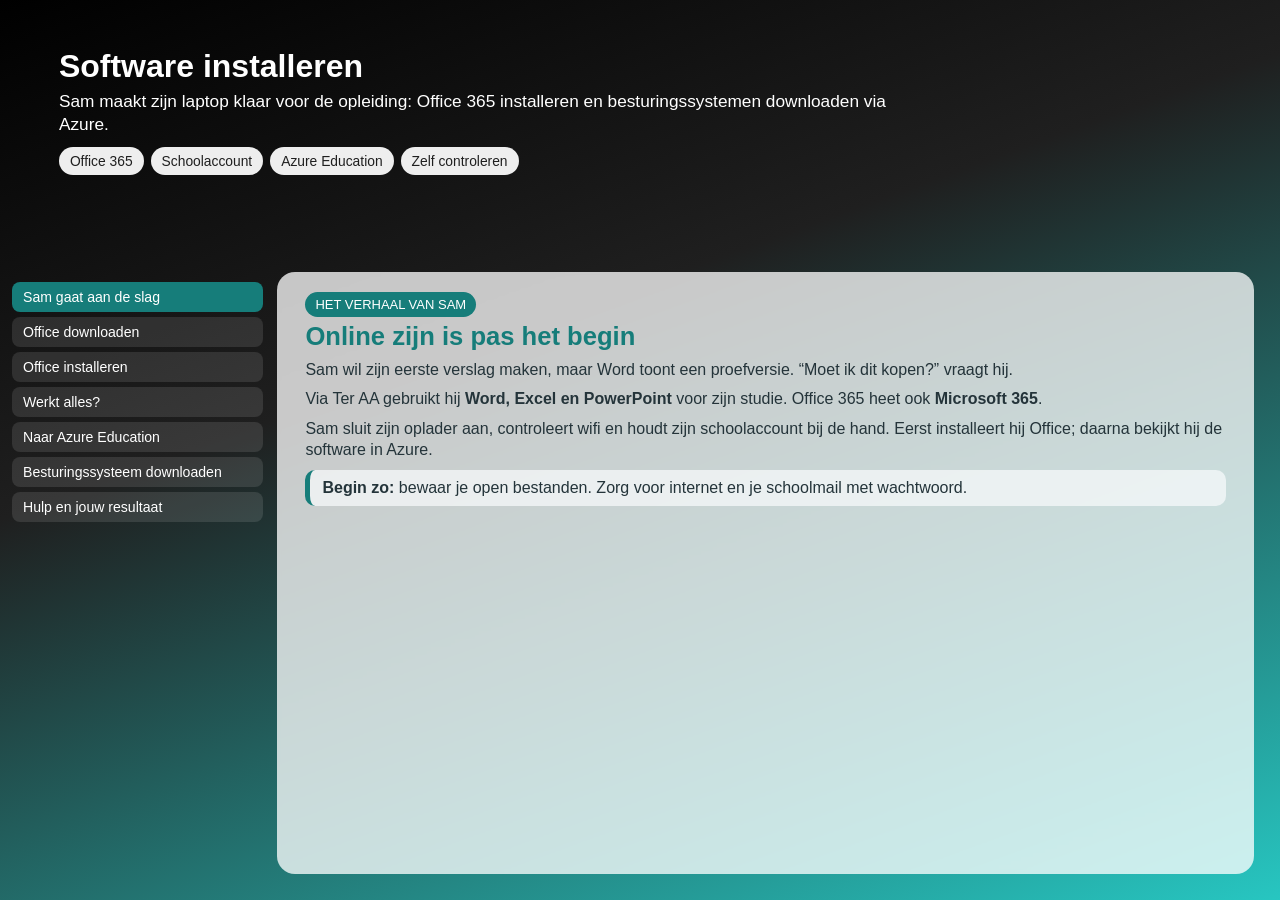
<file: software.html>
<!DOCTYPE html>
<html lang="nl">
<head>
  <meta charset="UTF-8">
  <meta name="viewport" content="width=device-width, initial-scale=1.0">
  <title>Software installeren | Your future in ICT</title>
  <link rel="stylesheet" href="style.css">
  <style>
    /* Dezelfde 20px lagere plaatsing als op de voorgaande pagina's. */
    body[data-page="software"] .banner { height: calc(28% + 20px); }
    body[data-page="software"] .tab-page { height: calc(72% - 20px); }
  </style>
</head>
<body data-page="software">
  <main class="tab-wrapper">
    <header class="banner">
      <h1>Software installeren</h1>
      <p>Sam maakt zijn laptop klaar voor de opleiding: Office 365 installeren en besturingssystemen downloaden via Azure.</p>
      <div class="chips">
        <span>Office 365</span><span>Schoolaccount</span><span>Azure Education</span><span>Zelf controleren</span>
      </div>
    </header>
    <section class="tab-page">
      <nav class="tab-menu" aria-label="Software onderdelen">
        <button class="tab-button active" type="button" data-tab="start">Sam gaat aan de slag</button>
        <button class="tab-button" type="button" data-tab="download">Office downloaden</button>
        <button class="tab-button" type="button" data-tab="installeren">Office installeren</button>
        <button class="tab-button" type="button" data-tab="controleren">Werkt alles?</button>
        <button class="tab-button" type="button" data-tab="azure">Naar Azure Education</button>
        <button class="tab-button" type="button" data-tab="besturingssysteem">Besturingssysteem downloaden</button>
        <button class="tab-button" type="button" data-tab="hulp">Hulp en jouw resultaat</button>
      </nav>
      <section class="tab-content-area">
        <article class="tab-content active" id="start">
          <span class="badge">HET VERHAAL VAN SAM</span>
          <h2>Online zijn is pas het begin</h2>
          <p>Sam wil zijn eerste verslag maken, maar Word toont een proefversie. “Moet ik dit kopen?” vraagt hij.</p>
          <p>Via Ter AA gebruikt hij <strong>Word, Excel en PowerPoint</strong> voor zijn studie. Office 365 heet ook <strong>Microsoft 365</strong>.</p>
          <p>Sam sluit zijn oplader aan, controleert wifi en houdt zijn schoolaccount bij de hand. Eerst installeert hij Office; daarna bekijkt hij de software in Azure.</p>
          <div class="note"><strong>Begin zo:</strong> bewaar je open bestanden. Zorg voor internet en je schoolmail met wachtwoord.</div>
        </article>
        <article class="tab-content" id="download">
          <span class="badge">STAP 1 · OFFICE DOWNLOADEN</span>
          <h2>Sam volgt de schoolroute</h2>
          <p>Sam haalt Office op via zijn schoolaccount.</p>
          <ol>
            <li>Log in op <strong>start.ter-aa.nl</strong> met je schoolmail en wachtwoord.</li>
            <li>Kies <strong>Apps → Meer apps → Meer apps downloaden → Start</strong>.</li>
            <li>Kies <strong>Installeren en meer → Microsoft 365-apps</strong>.</li>
            <li>Kies <strong>Apps en apparaten → Kantoor installeren</strong>.</li>
          </ol>
          <div class="note">Wacht tot <strong>OfficeSetup.exe</strong> is gedownload.</div>
          <a class="action-link" href="https://start.ter-aa.nl" target="_blank" rel="noopener">Open Startpunt</a>
          <a class="resource-link" href="https://admin.ter-aa.nl/wp-content/uploads/2025/06/Gebruikersinstructie-OFFICE365-Installeren-op-je-laptop.pdf" target="_blank" rel="noopener">Schoolhandleiding</a>
        </article>
        <article class="tab-content" id="installeren">
          <span class="badge">STAP 2 · OFFICE INSTALLEREN</span>
          <h2>Een download is nog geen installatie</h2>
          <p>Sam opent het gedownloade installatiebestand.</p>
          <ol>
            <li>Open <strong>Downloads → OfficeSetup.exe</strong>.</li>
            <li>Geef deze Office-installatie toestemming met <strong>Ja</strong>.</li>
            <li>Volg de aanwijzingen. Houd internet verbonden.</li>
            <li>Wacht tot Office klaar is en sluit het venster.</li>
          </ol>
          <div class="note"><strong>Start de installatie maar één keer.</strong></div>
        </article>
        <article class="tab-content" id="controleren">
          <span class="badge">STAP 3 · ZELF TESTEN</span>
          <h2>Sam bewijst dat het werkt</h2>
          <p>Sam controleert of hij een verslag kan maken.</p>
          <ol>
            <li>Open <strong>Word</strong>. Log zo nodig in met je schoolaccount.</li>
            <li>Typ iets en sla op als <strong>Softwaretest-jouwnaam.docx</strong>.</li>
            <li>Sluit het bestand en open het opnieuw.</li>
            <li>Test ook <strong>Excel en PowerPoint</strong>.</li>
          </ol>
          <div class="note"><strong>Licentiemelding?</strong> Vraag je docent om hulp.</div>
        </article>
        <article class="tab-content" id="azure">
          <span class="badge">EXTRA · AZURE EDUCATION</span>
          <h2>Sam ontdekt de softwarebibliotheek</h2>
          <p>Sam bekijkt studiesoftware in <strong>Azure Education</strong>.</p>
          <ol>
            <li>Log in op <strong>portal.azure.com</strong> met je schoolaccount.</li>
            <li>Zoek en open <strong>Education / Onderwijs</strong>.</li>
            <li>Kies <strong>Software</strong>.</li>
            <li>Bevestig zo nodig je studentstatus.</li>
          </ol>
          <div class="note"><strong>Geen toegang?</strong> Vraag je docent naar je onderwijsrechten.</div>
          <a class="action-link" href="https://portal.azure.com" target="_blank" rel="noopener">Open Azure Portal</a>
          <a class="resource-link" href="https://azureforeducation.microsoft.com/devtools" target="_blank" rel="noopener">Azure Education</a>
        </article>
        <article class="tab-content" id="besturingssysteem">
          <span class="badge">EXTRA · EEN BESTURINGSSYSTEEM OPHALEN</span>
          <h2>Sam kiest de juiste versie</h2>
          <p>Sam zoekt bij <strong>Software</strong> het product uit de lesopdracht.</p>
          <ol>
            <li>Open het product. Controleer <strong>versie, taal en systeemeisen</strong>.</li>
            <li>Bewaar een eventuele <strong>productsleutel</strong> privé.</li>
            <li>Kies <strong>Downloaden</strong> en wacht tot het klaar is.</li>
          </ol>
          <div class="note">Een <strong>ISO</strong> bevat installatiebestanden. Installeer volgens de lesopdracht op een oefen-pc of virtuele machine.</div>
        </article>
        <article class="tab-content" id="hulp">
          <span class="badge">JOUW RESULTAAT</span>
          <h2>Sam helpt door goed te kijken</h2>
          <p>Sam helpt Jayden door het account en de foutmelding te controleren.</p>
          <ul>
            <li><strong>Office:</strong> controleer schoolaccount en licentie.</li>
            <li><strong>Azure:</strong> vraag je docent naar toegang.</li>
            <li><strong>Download:</strong> controleer internet en opslagruimte.</li>
          </ul>
          <div class="note"><strong>Bewijs:</strong> bewaar je Office-test en zo nodig de ISO-bestandsnaam. Houd wachtwoorden en sleutels buiten beeld. Toon bij hulp de foutmelding.</div>
          <a class="resource-link" href="https://www.ter-aa.nl/voor-nieuwe-studenten" target="_blank" rel="noopener">Uitleg Ter AA</a>
          <a class="resource-link" href="https://learn.microsoft.com/nl-nl/azure/education-hub/azure-dev-tools-teaching/download-software" target="_blank" rel="noopener">Uitleg Azure</a>
        </article>
      </section>
    </section>
  </main>
  <script>
    const buttons = document.querySelectorAll('.tab-button');
    const panels = document.querySelectorAll('.tab-content');
    buttons.forEach(button => button.addEventListener('click', () => {
      buttons.forEach(item => item.classList.toggle('active', item === button));
      panels.forEach(panel => panel.classList.toggle('active', panel.id === button.dataset.tab));
    }));
  </script>
</body>
</html>
</file>
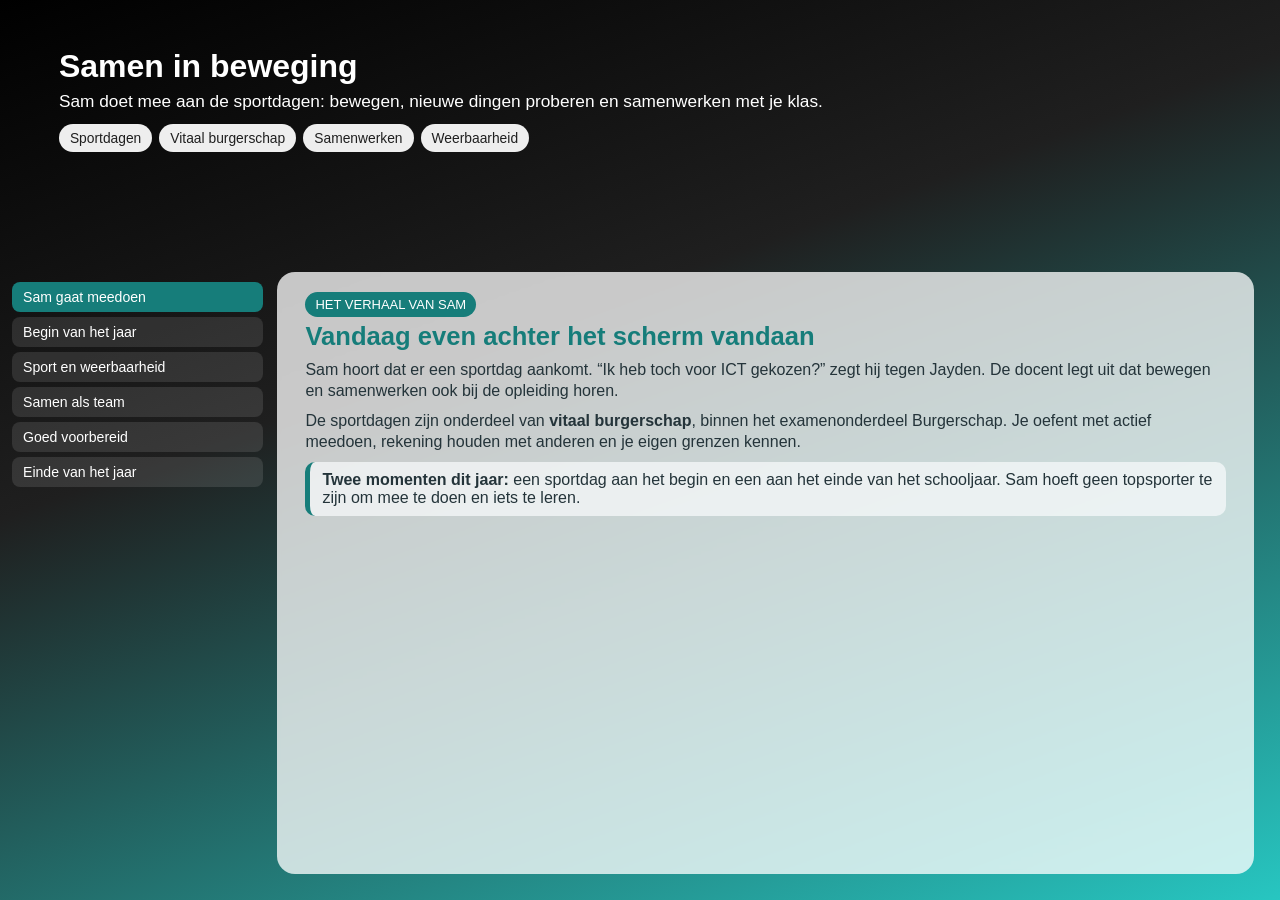
<file: sportdag.html>
<!DOCTYPE html>
<html lang="nl">
<head>
  <meta charset="UTF-8">
  <meta name="viewport" content="width=device-width, initial-scale=1.0">
  <title>Sportdagen | Your future in ICT</title>
  <link rel="stylesheet" href="style.css">
  <style>
    /* Dezelfde plaatsing als de andere pagina's: menu en tekstvak 20px lager. */
    body[data-page="sportdagen"] .banner { height: calc(28% + 20px); }
    body[data-page="sportdagen"] .tab-page { height: calc(72% - 20px); }
  </style>
</head>
<body data-page="sportdagen">
  <main class="tab-wrapper">
    <header class="banner">
      <h1>Samen in beweging</h1>
      <p>Sam doet mee aan de sportdagen: bewegen, nieuwe dingen proberen en samenwerken met je klas.</p>
      <div class="chips">
        <span>Sportdagen</span><span>Vitaal burgerschap</span><span>Samenwerken</span><span>Weerbaarheid</span>
      </div>
    </header>
    <section class="tab-page">
      <nav class="tab-menu" aria-label="Sportdagen onderdelen">
        <button class="tab-button active" type="button" data-tab="start">Sam gaat meedoen</button>
        <button class="tab-button" type="button" data-tab="begin">Begin van het jaar</button>
        <button class="tab-button" type="button" data-tab="sport">Sport en weerbaarheid</button>
        <button class="tab-button" type="button" data-tab="team">Samen als team</button>
        <button class="tab-button" type="button" data-tab="voorbereiden">Goed voorbereid</button>
        <button class="tab-button" type="button" data-tab="einde">Einde van het jaar</button>
      </nav>
      <section class="tab-content-area">
        <article class="tab-content active" id="start">
          <span class="badge">HET VERHAAL VAN SAM</span>
          <h2>Vandaag even achter het scherm vandaan</h2>
          <p>Sam hoort dat er een sportdag aankomt. “Ik heb toch voor ICT gekozen?” zegt hij tegen Jayden. De docent legt uit dat bewegen en samenwerken ook bij de opleiding horen.</p>
          <p>De sportdagen zijn onderdeel van <strong>vitaal burgerschap</strong>, binnen het examenonderdeel Burgerschap. Je oefent met actief meedoen, rekening houden met anderen en je eigen grenzen kennen.</p>
          <div class="note"><strong>Twee momenten dit jaar:</strong> een sportdag aan het begin en een aan het einde van het schooljaar. Sam hoeft geen topsporter te zijn om mee te doen en iets te leren.</div>
        </article>
        <article class="tab-content" id="begin">
          <span class="badge">SPORTDAG 1 · LET’S CONNECT</span>
          <h2>Sam leert zijn groep kennen</h2>
          <p>In de Let’s Connect-week kent Sam nog niet iedereen. Bij aankomst krijgt hij de groepsindeling. Hij zoekt zijn groep op en stelt zich voor.</p>
          <p>Tijdens de activiteiten ontdekt Sam wie graag initiatief neemt en wie goed kan luisteren. Jayden moedigt hem aan bij een onderdeel dat hij spannend vindt.</p>
          <p>Zo leer je elkaar op een andere manier kennen dan in het lokaal. Dat helpt later ook bij samenwerken aan ICT-opdrachten.</p>
          <div class="note"><strong>Jouw start:</strong> zoek je groep, luister naar de uitleg en help iemand die nog niet weet waar die moet zijn.</div>
        </article>
        <article class="tab-content" id="sport">
          <span class="badge">BEWEGEN EN IETS NIEUWS PROBEREN</span>
          <h2>Sam stapt uit zijn comfortzone</h2>
          <p>Sam heeft nog nooit padel gespeeld. Zijn eerste bal gaat mis, maar hij probeert het opnieuw. Hij merkt dat oefenen leuker wordt als zijn groep hem aanmoedigt.</p>
          <p>Het programma bestaat onder andere uit:</p>
          <ul>
            <li><strong>Padel en tennis:</strong> bewegen, richten en reageren.</li>
            <li><strong>Voetbal:</strong> samenspelen en rekening houden met je team.</li>
            <li><strong>Kickboksen en bootcamp:</strong> werken aan weerbaarheid en inspanning, onder begeleiding.</li>
          </ul>
          <div class="note"><strong>Meedoen:</strong> volg de uitleg, respecteer de grenzen van anderen en geef aan als iets voor jou niet lukt.</div>
        </article>
        <article class="tab-content" id="team">
          <span class="badge">SAMEN DENKEN EN DOEN</span>
          <h2>Sam kan het niet alleen</h2>
          <p>Bij een teamopdracht roept iedereen tegelijk een idee. Sam stelt voor eerst naar elkaar te luisteren. Daarna maken ze samen een plan.</p>
          <ul>
            <li><strong>Levend stratego:</strong> overleggen en samen een aanpak kiezen.</li>
            <li><strong>Logokwis:</strong> kijken, herkennen en ideeën delen.</li>
            <li><strong>Towers of Hanoi:</strong> samen nadenken over een puzzel en stappen vooruitdenken.</li>
            <li><strong>Pubquiz:</strong> kennis combineren en samen een antwoord kiezen.</li>
          </ul>
          <div class="note"><strong>Jouw bijdrage:</strong> laat iedereen aan bod komen. Luister, moedig elkaar aan en houd je aan de spelregels.</div>
        </article>
        <article class="tab-content" id="voorbereiden">
          <span class="badge">VOOR JE VERTREKT</span>
          <h2>Sam pakt zijn spullen</h2>
          <p>Sam leest vooraf het bericht van school. Hij controleert waar en hoe laat hij verwacht wordt en wat hij moet meenemen.</p>
          <ul>
            <li>Draag kleding en schoenen waarin je goed kunt bewegen.</li>
            <li>Neem een drinkfles mee en volg de informatie over eten en andere spullen.</li>
            <li>Kom op tijd en zoek bij aankomst je groep op.</li>
            <li>Bespreek met de docent als je een activiteit moet aanpassen.</li>
          </ul>
          <div class="note"><strong>Praktische informatie:</strong> datum, locatie, tijden en het definitieve programma krijg je via school. Houd die berichten in de gaten.</div>
        </article>
        <article class="tab-content" id="einde">
          <span class="badge">SPORTDAG 2 · SAMEN AFSLUITEN</span>
          <h2>Sam ziet hoe de klas is gegroeid</h2>
          <p>Aan het einde van het schooljaar is er opnieuw een sportdag. Sam kent zijn klasgenoten inmiddels goed. Hij durft eerder mee te doen en helpt iemand die twijfelt.</p>
          <p>Deze dag is een moment om samen actief het jaar af te sluiten. Het programma en de praktische informatie volgen via school.</p>
          <p>Na afloop kijkt Sam terug: wat probeerde hij, wie hielp hij en wat ging beter dan bij de eerste sportdag?</p>
          <div class="note"><strong>Jouw terugblik:</strong> noem één activiteit waaraan je meedeed, één voorbeeld van samenwerken en één ding dat je over jezelf leerde.</div>
        </article>
      </section>
    </section>
  </main>
  <script>
    const buttons = document.querySelectorAll('.tab-button');
    const panels = document.querySelectorAll('.tab-content');
    buttons.forEach(button => button.addEventListener('click', () => {
      buttons.forEach(item => item.classList.toggle('active', item === button));
      panels.forEach(panel => panel.classList.toggle('active', panel.id === button.dataset.tab));
    }));
  </script>
</body>
</html>
</file>
<file: future-preload.css>
/* Voorkomt dat de oude pagina heel kort zichtbaar wordt. */
html { background: #1f1f1f; }
body { visibility: hidden; background: #1f1f1f; }
</file>
<file: style.css>
/* ================================================================
   Your future in ICT
   Dit bestand bevat alle vormgeving van de pagina's in deze map.
   ================================================================ */

:root {
  /* Kleur 01 – hoofdkleur: turquoise */
  --kleur-01: #27C6C1;
  /* Kleur 02 – lichte accentkleur */
  --kleur-02: #B7F3F0;
  /* Kleur 03 – zacht accent */
  --kleur-03: #65DDD8;
  /* Kleur 04 – donker accent */
  --kleur-04: #167D7A;

  --hoofdkleur: var(--kleur-01);
  --donker-accent: var(--kleur-04);
  --ink: #101828;
  --muted: #475467;
  /* Neutrale transparante tekstvakken: geen gekleurde waas. */
  --glass: rgba(255, 255, 255, 0.64);
  --glass-strong: rgba(255, 255, 255, 0.76);
  --glass-border: rgba(255, 255, 255, 0.42);
  --shadow: 0 18px 46px rgba(0, 0, 0, 0.20);
  --radius-xl: 24px;
  --radius-lg: 20px;
  --radius-md: 16px;
}

* { box-sizing: border-box; }

html,
body {
  width: 100%;
  min-height: 100%;
  margin: 0;
  padding: 0;
  font-family: Arial, Helvetica, sans-serif;
  color: var(--ink);
  background: transparent;
}

body {
  display: grid;
  place-items: start center;
  overflow: hidden;
}

/* Het vaste Canvas-vlak van 1000 bij 500 pixels. */
.page-shell {
  width: min(1000px, 100vw);
  height: 500px;
  min-height: 0;
  position: relative;
  overflow: hidden;
  border-radius: var(--radius-xl);
  background:
    radial-gradient(circle at 18% 14%, color-mix(in srgb, var(--kleur-03) 23%, transparent) 0 14%, transparent 34%),
    radial-gradient(circle at 87% 88%, color-mix(in srgb, var(--kleur-01) 38%, transparent) 0 19%, transparent 44%),
    linear-gradient(160deg, #000000 0%, #1f1f1f 38%, var(--kleur-04) 68%, var(--kleur-01) 100%);
  box-shadow: var(--shadow);
}

.page-shell::before {
  content: "";
  position: absolute;
  inset: 0;
  background:
    linear-gradient(90deg, rgba(255,255,255,0.06) 0 1px, transparent 1px 80px),
    linear-gradient(0deg, rgba(255,255,255,0.04) 0 1px, transparent 1px 80px);
  opacity: 0.28;
  pointer-events: none;
}

.content-grid {
  position: relative;
  z-index: 1;
  height: 100%;
  display: grid;
  grid-template-columns: 1.08fr 0.92fr;
  gap: 22px;
  padding: 16px 22px;
}

.left-column,
.right-column { min-width: 0; }

.left-column {
  display: grid;
  grid-template-rows: auto 1fr;
  gap: 14px;
}

/* Halfdoorzichtige witte informatievakken. */
.glass-card {
  background: var(--glass);
  border: 1px solid var(--glass-border);
  border-radius: var(--radius-lg);
  box-shadow: 0 14px 34px rgba(0, 0, 0, 0.14);
  backdrop-filter: blur(10px) saturate(125%);
  -webkit-backdrop-filter: blur(10px) saturate(125%);
}

.assignment-card,
.outcome-card {
  padding: 18px 22px;
  border-left: 8px solid var(--hoofdkleur);
}

.pill {
  display: inline-flex;
  align-items: center;
  gap: 7px;
  width: fit-content;
  margin: 0 0 10px;
  padding: 6px 11px;
  border-radius: 999px;
  background: var(--glass-strong);
  color: var(--donker-accent);
  font-size: 12px;
  line-height: 1;
  font-weight: 800;
  letter-spacing: 0.01em;
  box-shadow: 0 2px 10px rgba(0,0,0,0.04);
}

.section-title {
  margin: 0 0 9px;
  font-size: 22px;
  line-height: 1.08;
  color: var(--ink);
  font-weight: 800;
  letter-spacing: -0.02em;
}

.body-text {
  margin: 0 0 14px;
  font-size: 14.5px;
  line-height: 1.36;
  color: #1f2937;
}

.tags {
  display: flex;
  flex-wrap: wrap;
  gap: 8px;
}

.tag {
  display: inline-flex;
  align-items: center;
  padding: 7px 12px;
  border-radius: 999px;
  background: rgba(255,255,255,0.82);
  border: 1px solid rgba(255,255,255,0.60);
  color: #111827;
  font-size: 12px;
  line-height: 1;
  font-weight: 700;
}

/* Rechterkolom met de drie linkknoppen. */
.right-column {
  display: flex;
  flex-direction: column;
  padding: 2px 0 0;
}

.section-heading {
  display: flex;
  align-items: center;
  gap: 12px;
  margin: 0 0 9px;
  color: #fff;
  font-size: 15px;
  line-height: 1.1;
  font-weight: 900;
  letter-spacing: -0.01em;
  text-shadow: 0 1px 4px rgba(0,0,0,0.35);
  white-space: nowrap;
}

.section-heading::after {
  content: "";
  display: block;
  height: 1px;
  flex: 1;
  background: linear-gradient(90deg, rgba(255,255,255,0.60), rgba(255,255,255,0.04));
}

.action-list {
  display: grid;
  gap: 10px;
  margin-bottom: 13px;
}

.action-card {
  display: grid;
  grid-template-columns: 58px 1fr 26px;
  align-items: center;
  gap: 12px;
  min-height: 82px;
  padding: 12px 18px 12px 16px;
  text-decoration: none;
  color: inherit;
  background: var(--glass);
  border: 1px solid var(--glass-border);
  border-left: 8px solid var(--hoofdkleur);
  border-radius: var(--radius-md);
  box-shadow: 0 12px 28px rgba(0, 0, 0, 0.13);
  backdrop-filter: blur(10px) saturate(125%);
  -webkit-backdrop-filter: blur(10px) saturate(125%);
  transition: transform 160ms ease, box-shadow 160ms ease, background 160ms ease;
}

.action-card:hover,
.action-card:focus-visible {
  transform: translateY(-2px);
  background: color-mix(in srgb, var(--kleur-02) 72%, white);
  box-shadow: 0 18px 38px rgba(0, 0, 0, 0.18);
  outline: none;
}

.icon-box {
  width: 50px;
  height: 50px;
  display: grid;
  place-items: center;
  border-radius: 15px;
  background: color-mix(in srgb, var(--kleur-02) 72%, white);
  color: var(--donker-accent);
  font-size: 22px;
  line-height: 1;
  font-weight: 900;
  box-shadow: inset 0 0 0 1px rgba(255,255,255,0.55);
}

.action-title {
  margin: 0 0 4px;
  font-size: 20px;
  line-height: 1.1;
  font-weight: 850;
  color: var(--ink);
  letter-spacing: -0.02em;
}

.action-desc {
  margin: 0;
  font-size: 13.5px;
  line-height: 1.26;
  color: var(--muted);
}

.arrow {
  color: var(--donker-accent);
  font-size: 23px;
  line-height: 1;
  text-align: right;
  font-weight: 900;
}

.project-card { min-height: 92px; }

/* Extra ruimte tussen Beroepsproject en Zelfbeoordeling. */
.self-review-card { margin-top: 18px; }

/* All Connected heeft één extra menu-item; de vijf links blijven rechts passen. */
.future-menu .action-list { gap: 7px; margin-bottom: 10px; }
.future-menu .action-card {
  grid-template-columns: 43px 1fr 20px;
  gap: 9px;
  min-height: 60px;
  padding: 8px 14px 8px 12px;
  border-left-width: 6px;
}
.future-menu .icon-box {
  width: 38px;
  height: 38px;
  border-radius: 12px;
  font-size: 16px;
}
.future-menu .action-title { margin-bottom: 2px; font-size: 16px; }
.future-menu .action-desc { font-size: 11.5px; }
.future-menu .arrow { font-size: 19px; }
.future-menu .project-card { min-height: 64px; }
.future-menu .self-review-card { margin-top: 11px; }

/* Your future in ICT: alle pagina's compact op één menuscherm. */
.future-menu .content-grid { grid-template-columns: 0.74fr 1.26fr; gap: 18px; }
.future-menu .right-column { padding-top: 1px; }
.future-menu .future-all-pages { display: grid; grid-template-columns: repeat(3, minmax(0, 1fr)); gap: 7px; margin: 0; }
.future-menu .future-all-pages .action-card { grid-template-columns: 28px 1fr; gap: 6px; min-height: 43px; padding: 5px 7px; border-left-width: 5px; border-radius: 12px; }
.future-menu .future-all-pages .icon-box { width: 26px; height: 26px; border-radius: 8px; font-size: 10px; }
.future-menu .future-all-pages .action-title { margin: 0; font-size: 11px; line-height: 1.1; }
.future-menu .future-all-pages .action-desc, .future-menu .future-all-pages .arrow { display: none; }

/* De blokken op het Future-menu blijven neutraal grijs; turquoise is alleen het accent. */
.future-menu .glass-card,
.future-menu .future-all-pages .action-card {
  background: rgba(224, 224, 224, 0.88);
  border-color: rgba(255, 255, 255, 0.58);
}
.future-menu .future-all-pages .icon-box { background: #d2d2d2; }

/* Menu: twee ruimere knopkolommen en meer ruimte voor de uitleg links. */
.future-menu .content-grid { grid-template-columns: 0.85fr 1.15fr; }
.future-menu .left-column { grid-template-rows: 190px 205px; }
.future-menu .future-all-pages { grid-template-columns: repeat(2, minmax(0, 1fr)); }
.future-menu .future-all-pages .action-card { min-height: 45px; padding: 6px 9px; }
.future-menu .future-all-pages .icon-box { width: 29px; height: 29px; font-size: 11px; }
.future-menu .future-all-pages .action-title { font-size: 14px; }

/*
   Menuachtergrond: alle lagen gebruiken alleen kleur 01 t/m 04.
   Pas de vier kleurvariabelen bovenaan aan om het hele verloop te wijzigen.
*/
.menu-page,
.menu-page .page-shell {
  min-height: 100vh;
  background:
    radial-gradient(120% 145% at -8% -30%, transparent 0 43%, color-mix(in srgb, var(--kleur-02) 52%, transparent) 43.4% 55%, transparent 55.4%),
    radial-gradient(118% 150% at -10% 105%, transparent 0 40%, color-mix(in srgb, var(--kleur-03) 38%, transparent) 40.4% 51%, transparent 51.4%),
    radial-gradient(145% 140% at 104% 105%, transparent 0 48%, color-mix(in srgb, var(--kleur-04) 56%, transparent) 48.4% 60%, transparent 60.4%),
    linear-gradient(to bottom right, var(--kleur-02) 0%, var(--kleur-03) 25%, var(--kleur-01) 48%, #1f1f1f 76%, #000000 100%);
}

.menu-page .page-shell {
  min-height: 0;
  box-shadow: none;
}

.menu-page .page-shell::before { background: none; }

/* =================================================================
   Fotopagina: de foto opent het menu in een halfdoorzichtige popup.
   ================================================================= */
.landing-page {
  min-height: 100vh;
  background: #1f1f1f;
}

.landing-shell {
  width: min(1000px, 100vw);
  height: min(500px, 100vh);
  overflow: hidden;
  border-radius: var(--radius-xl);
  box-shadow: var(--shadow);
}

.landing-link {
  position: relative;
  display: block;
  width: 100%;
  height: 100%;
  padding: 0;
  overflow: hidden;
  border: 0;
  background: #1f1f1f;
  color: #fff;
  cursor: pointer;
  text-align: left;
}

.landing-photo {
  display: block;
  width: 100%;
  height: 100%;
  object-fit: cover;
  transition: transform 300ms ease;
}

.landing-link:hover .landing-photo,
.landing-link:focus-visible .landing-photo { transform: scale(1.035); }

.landing-link:focus-visible { outline: 4px solid #fff; outline-offset: -8px; }

.landing-shade {
  position: absolute;
  inset: 0;
  background: transparent;
}

.landing-copy {
  position: absolute;
  left: clamp(24px, 5vw, 62px);
  bottom: clamp(26px, 6vw, 62px);
  display: grid;
  gap: 8px;
  max-width: 420px;
  font-size: clamp(15px, 2vw, 19px);
  font-weight: 700;
  line-height: 1.25;
  text-shadow: 0 2px 8px rgba(0, 0, 0, 0.48);
}

.landing-copy strong {
  font-size: clamp(32px, 5vw, 58px);
  line-height: 0.95;
  letter-spacing: -0.045em;
}

.landing-kicker {
  width: fit-content;
  padding: 6px 11px;
  border-radius: 999px;
  background: color-mix(in srgb, var(--kleur-01) 92%, transparent);
  font-size: 12px;
  font-weight: 900;
  letter-spacing: 0.04em;
  text-transform: uppercase;
}

.landing-copy b { font-size: 1.3em; }

/* Op een smal scherm wordt de startpagina onder elkaar gezet. */
@media (max-width: 760px) {
  /* Ook op kleinere schermen mogen geen scrollbalken verschijnen. */
  body { overflow: hidden; }

  .page-shell {
    width: 100%;
    height: auto;
    min-height: 0;
    border-radius: 0;
  }

  .content-grid {
    grid-template-columns: 1fr;
    height: auto;
    padding: 18px;
  }

  .landing-page { overflow: hidden; }

  .landing-shell {
    width: 100vw;
    height: 100vh;
    border-radius: 0;
  }
}

/* =================================================================
   Transparant popupvenster op de startpagina
   De startpagina blijft zichtbaar achter dit venster.
   ================================================================= */
.page-modal {
  position: fixed;
  z-index: 9999;
  inset: 0;
  display: none;
  align-items: center;
  justify-content: center;
  padding: 2.5vh 2.5vw;
  background: rgba(0, 0, 0, 0.22);
  backdrop-filter: blur(2px);
  -webkit-backdrop-filter: blur(2px);
}

.page-modal.is-open { display: flex; }

.page-modal__window {
  position: relative;
  width: 95vw;
  height: 95vh;
  overflow: hidden;
  border: 1px solid rgba(255, 255, 255, 0.78);
  border-radius: 22px;
  background: #163d3d;
  box-shadow: 0 28px 80px rgba(0, 0, 0, 0.52);
  opacity: 0.92;
}

.page-modal__frame {
  display: block;
  width: 100%;
  height: 100%;
  border: 0;
  background: #163d3d;
}

.page-modal__close {
  position: absolute;
  z-index: 2;
  top: 12px;
  right: 14px;
  width: 40px;
  height: 40px;
  border: 1px solid rgba(255,255,255,0.86);
  border-radius: 50%;
  background: rgba(16, 24, 40, 0.82);
  color: #fff;
  font-size: 27px;
  line-height: 1;
  cursor: pointer;
  box-shadow: 0 4px 14px rgba(0,0,0,0.32);
}

.page-modal__close:hover,
.page-modal__close:focus-visible {
  background: var(--hoofdkleur);
  outline: 3px solid rgba(255,255,255,0.72);
  outline-offset: 2px;
}

/* =================================================================
   Gedeelde opmaak voor de pagina's in het popupvenster
   ================================================================= */
html,
body { min-height: 100%; }

body[data-page] {
  display: block;
  place-items: initial;
  width: 100%;
  height: 100vh;
  margin: 0;
  overflow: hidden;
  font-family: Arial, Helvetica, sans-serif;
  background: transparent;
}

body[data-page] * { box-sizing: border-box; }

body[data-page] .tab-wrapper {
  width: 100%;
  height: 100%;
  margin: 0;
  overflow: hidden;
  border-radius: 0;
  background: linear-gradient(160deg, #000000 0%, #1f1f1f 38%, var(--kleur-01) 100%);
}

body[data-page] .banner {
  height: 28%;
  padding: 3.8% 4.6% 2%;
  color: #fff;
}

body[data-page] .banner h1 {
  margin: 0 0 7px;
  color: #fff;
  font-size: clamp(24px, 2.5vw, 38px);
  line-height: 1.08;
}

body[data-page] .banner p {
  max-width: 870px;
  margin: 0;
  color: #fff;
  font-size: clamp(14px, 1.35vw, 19px);
  line-height: 1.34;
}

body[data-page] .chips {
  display: flex;
  flex-wrap: wrap;
  gap: 7px;
  margin-top: 11px;
}

body[data-page] .chips span {
  padding: 6px 11px;
  border-radius: 999px;
  background: rgba(255,255,255,0.93);
  color: #1f1f1f;
  font-size: clamp(11px, 1.08vw, 14px);
  white-space: nowrap;
}

/* Beroepsproject: compacte ellipsen zodat ze op één regel passen. */
body[data-page="beroepsproject"] .chips { gap: 5px; margin-top: 7px; }
body[data-page="beroepsproject"] .chips span {
  padding: 4px 8px;
  font-size: clamp(10px, 0.94vw, 12px);
}

body[data-page] .tab-page {
  display: flex;
  gap: 14px;
  height: 72%;
  padding: 0 2% 2% 0;
  overflow: hidden;
}

body[data-page] .tab-menu {
  flex: 0 0 21%;
  width: 21%;
  padding: 10px 0 10px 12px;
  overflow-y: hidden;
}

body[data-page] .tab-button {
  display: block;
  width: 100%;
  margin: 0 0 5px;
  padding: 7px 11px;
  border: 0;
  border-radius: 8px;
  background: rgba(255,255,255,0.11);
  color: #fff;
  text-align: left;
  font-size: clamp(11px, 1.1vw, 15px);
  line-height: 1.14;
  cursor: pointer;
}

body[data-page] .tab-button:hover,
body[data-page] .tab-button.active {
  background: var(--kleur-04);
  color: #fff;
}

body[data-page] .tab-content-area {
  flex: 1 1 auto;
  min-width: 0;
  height: 100%;
  padding: 20px 28px;
  overflow-y: hidden;
  border-radius: 18px;
  background: rgba(255,255,255,0.76);
  color: #24343a;
  backdrop-filter: blur(2px);
}

/* Zelfbeoordeling: maak ruimte onder de ellipsen. */
body[data-page="zelfbeoordeling"] .banner { height: 31%; }
body[data-page="zelfbeoordeling"] .tab-page { height: 69%; }
body[data-page="zelfbeoordeling"] .tab-content-area { overflow-y: hidden; }

body[data-page] .tab-content { display: none; }
body[data-page] .tab-content.active { display: block; }

body[data-page] .tab-content h2 {
  margin: 0 0 8px;
  color: var(--kleur-04);
  font-size: clamp(22px, 2vw, 30px);
}

body[data-page] .tab-content p,
body[data-page] .tab-content li {
  color: #24343a;
  font-size: clamp(13px, 1.25vw, 17px);
  line-height: 1.34;
}

body[data-page] .tab-content p { margin: 0 0 8px; }
body[data-page] .tab-content ul,
body[data-page] .tab-content ol { margin: 5px 0 9px 21px; padding: 0; }
body[data-page] .tab-content li { margin-bottom: 4px; }

body[data-page] .note,
body[data-page] .info {
  margin: 9px 0;
  padding: 9px 12px;
  border-left: 5px solid var(--kleur-04);
  border-radius: 10px;
  background: rgba(247,250,251,0.74);
}

body[data-page] .badge {
  display: inline-block;
  margin-bottom: 5px;
  padding: 5px 10px;
  border-radius: 999px;
  background: var(--kleur-04);
  color: #fff;
  font-size: 13px;
}

body[data-page] .action-link,
body[data-page] .resource-link,
body[data-page] .helper-button {
  display: inline-block;
  margin: 4px 6px 4px 0;
  padding: 8px 14px;
  border-radius: 999px;
  background: var(--kleur-04);
  color: #fff;
  text-decoration: none;
  font-weight: 700;
  font-size: 14px;
}

body[data-page] .action-link:hover,
body[data-page] .resource-link:hover,
body[data-page] .helper-button:hover {
  background: var(--kleur-03);
  color: #1f1f1f;
}

/* Extra onderdelen van de dagtakenpagina. */
body[data-page="dagtaken"] .banner { height: 25%; padding-top: 2.2%; }
body[data-page="dagtaken"] .tab-page { height: 75%; }
body[data-page="dagtaken"] .banner-row,
body[data-page="dagtaken"] .helper-row {
  display: flex;
  align-items: center;
  gap: 12px;
}

body[data-page="dagtaken"] .banner-text { flex: 0 0 auto; }
body[data-page="dagtaken"] .task-picker {
  flex: 0 0 280px;
  min-width: 0;
  margin-right: 0;
}
body[data-page="dagtaken"] .task-picker select {
  width: 100%;
  padding: 9px 14px;
  border: 2px solid rgba(255,255,255,0.95);
  border-radius: 999px;
  background: var(--kleur-02);
  color: #1f1f1f;
  font-weight: 700;
}

body[data-page="dagtaken"] .helper-row { justify-content: space-between; margin-top: 8px; }
body[data-page="dagtaken"] .helper-row .chips { margin-top: 0; }
body[data-page="dagtaken"] .helper-button { white-space: nowrap; }
body[data-page="dagtaken"] .research-grid { display: grid; grid-template-columns: repeat(3, 1fr); gap: 9px; margin: 7px 0; }
body[data-page="dagtaken"] .research-card { padding: 9px; border-left: 4px solid var(--kleur-04); border-radius: 10px; background: rgba(247,250,251,0.82); }
body[data-page="dagtaken"] .research-card strong,
body[data-page="dagtaken"] .research-log strong { color: var(--kleur-04); }
body[data-page="dagtaken"] .research-log { display: grid; grid-template-columns: 130px 1fr; gap: 7px 10px; padding: 9px 10px; border-radius: 10px; background: rgba(255,255,255,0.58); }

/* Extra onderdeel van de beroepsprojectpagina. */
body[data-page="beroepsproject"] .banner { display: flex; gap: 22px; padding-top: 2.7%; }
body[data-page="beroepsproject"] .banner-text { flex: 1 1 auto; min-width: 0; }
body[data-page="beroepsproject"] .banner-image-link { position: relative; flex: 0 0 180px; height: 100%; overflow: hidden; border-radius: 13px; color: #fff; text-decoration: none; }
body[data-page="beroepsproject"] .banner-image { width: 100%; height: 100%; object-fit: cover; display: block; }
body[data-page="beroepsproject"] .banner-caption { position: absolute; right: 0; bottom: 0; left: 0; padding: 6px; background: rgba(0,0,0,0.55); text-align: center; font-size: 12px; }

@media (max-width: 760px) {
  .page-modal { padding: 2.5vh 2.5vw; }
  .page-modal__window { width: 95vw; height: 95vh; border-radius: 14px; }
  body[data-page] .banner { height: 31%; }
  body[data-page] .tab-page { height: 69%; }
  body[data-page] .tab-menu { flex-basis: 29%; width: 29%; }
  body[data-page] .tab-content-area { padding: 14px; }
  body[data-page="dagtaken"] .banner { height: 30%; }
  body[data-page="dagtaken"] .tab-page { height: 70%; }
  body[data-page="dagtaken"] .banner-row { align-items: flex-start; flex-direction: column; gap: 5px; }
  body[data-page="dagtaken"] .task-picker { flex: 1 1 auto; width: 100%; min-width: 0; margin-right: 0; }
  body[data-page="dagtaken"] .helper-row .chips { display: none; }
  body[data-page="beroepsproject"] .banner-image-link { display: none; }
}

/* LinkedIn: menu en tekstvak hoger én met meer ruimte, zonder scrollbalken. */
body[data-page="linked"] .banner { height: calc(28% + 30px); }
body[data-page="linked"] .tab-page { height: calc(72% - 30px); }
body[data-page="linked"] .tab-menu .tab-button { margin-bottom: 3px; }

/* Dagtaken: menu en tekstvak iets hoger, met meer ruimte voor de inhoud. */
body[data-page="dagtaken"] .banner { height: calc(25% + 30px); }
body[data-page="dagtaken"] .tab-page { height: calc(75% - 30px); }

/* Welkompagina ICT Support: verhaal en knoppen passen zonder scrollen. */
.welcome-page { min-height: 100vh; display: grid; place-items: center; overflow: hidden; }
.welcome-shell { color: #fff; background: radial-gradient(circle at 78% 17%, rgba(183,243,240,.35) 0 11%, transparent 27%), radial-gradient(circle at 9% 91%, rgba(39,198,193,.30) 0 18%, transparent 41%), linear-gradient(138deg, #050c13 0%, #123c3d 48%, var(--kleur-04) 100%); }
.welcome-hero { position: absolute; z-index: 1; top: 36px; left: 42px; width: 330px; }
.welcome-kicker, .welcome-class { width: fit-content; border-radius: 999px; font-size: 13px; font-weight: 900; letter-spacing: .03em; }
.welcome-kicker { padding: 7px 12px; background: var(--kleur-02); color: var(--donker-accent); }
.welcome-hero h1 { margin: 12px 0 9px; font-size: 42px; line-height: .98; letter-spacing: -.04em; }
.welcome-hero p { margin: 0; max-width: 310px; font-size: 14px; line-height: 1.38; color: rgba(255,255,255,.90); }
.welcome-class { margin-top: 13px; padding: 7px 12px; background: rgba(255,255,255,.93); color: var(--ink); }
.story-card { position: absolute; z-index: 2; top: 38px; left: 395px; width: 365px; min-height: 275px; padding: 21px 23px; color: var(--ink); }
.story-label { display: block; margin-bottom: 8px; color: var(--donker-accent); font-size: 11px; font-weight: 900; letter-spacing: .05em; }
.story-card h2 { margin: 0 0 10px; font-size: 25px; line-height: 1.04; }
.story-text p { margin: 0 0 10px; font-size: 14px; line-height: 1.34; }
.story-tip { margin-top: 12px; padding: 9px 11px; border-radius: 11px; background: rgba(183,243,240,.68); color: #143838; font-size: 12.5px; line-height: 1.25; font-weight: 700; }
.discover-card { position: absolute; z-index: 2; top: 52px; right: 40px; width: 180px; padding: 16px; border: 1px solid rgba(255,255,255,.25); border-radius: 18px; background: rgba(8,21,28,.80); box-shadow: 0 14px 34px rgba(0,0,0,.20); transform: rotate(2deg); }
.discover-card span { display: block; margin-bottom: 10px; color: var(--kleur-02); font-size: 10px; font-weight: 900; letter-spacing: .06em; }
.discover-card strong { display: block; font-size: 14px; line-height: 1.7; }
.discover-card p { margin: 9px 0 0; color: rgba(255,255,255,.84); font-size: 11px; line-height: 1.28; }
.welcome-nav { position: absolute; z-index: 2; right: 40px; bottom: 32px; left: 40px; display: grid; grid-template-columns: repeat(4, 1fr); gap: 11px; }
.welcome-button { min-height: 76px; padding: 11px 13px; border: 1px solid rgba(255,255,255,.37); border-radius: 15px; background: rgba(255,255,255,.14); color: #fff; text-align: left; font-size: 11px; font-weight: 900; cursor: pointer; transition: transform 160ms ease, background 160ms ease; }
.welcome-button span { display: block; margin-top: 5px; font-size: 16px; line-height: 1.05; }
.welcome-button:hover, .welcome-button:focus-visible, .welcome-button.active { background: var(--kleur-02); color: #113537; transform: translateY(-3px); outline: none; }
@media (max-width: 760px) { .welcome-page { display: block; } .welcome-shell { width: 100vw; height: 100vh; border-radius: 0; } }

/* Welkom: menu en tekstvak circa 20px lager; tekstvak daardoor compacter. */
body[data-page="welkom"] .banner {
  height: calc(28% + 20px);
}

body[data-page="welkom"] .tab-page {
  height: calc(72% - 20px);
}

/* Afspraken: menu en tekstvak circa 20px lager; tekstvak daardoor compacter. */
body[data-page="afspraken"] .banner {
  height: calc(28% + 20px);
}

body[data-page="afspraken"] .tab-page {
  height: calc(72% - 20px);
}

/* ICT: menu en tekstvak circa 20px lager; tekstvak daardoor compacter. */
body[data-page="ict"] .banner {
  height: calc(28% + 20px);
}

body[data-page="ict"] .tab-page {
  height: calc(72% - 20px);
}
</file>
